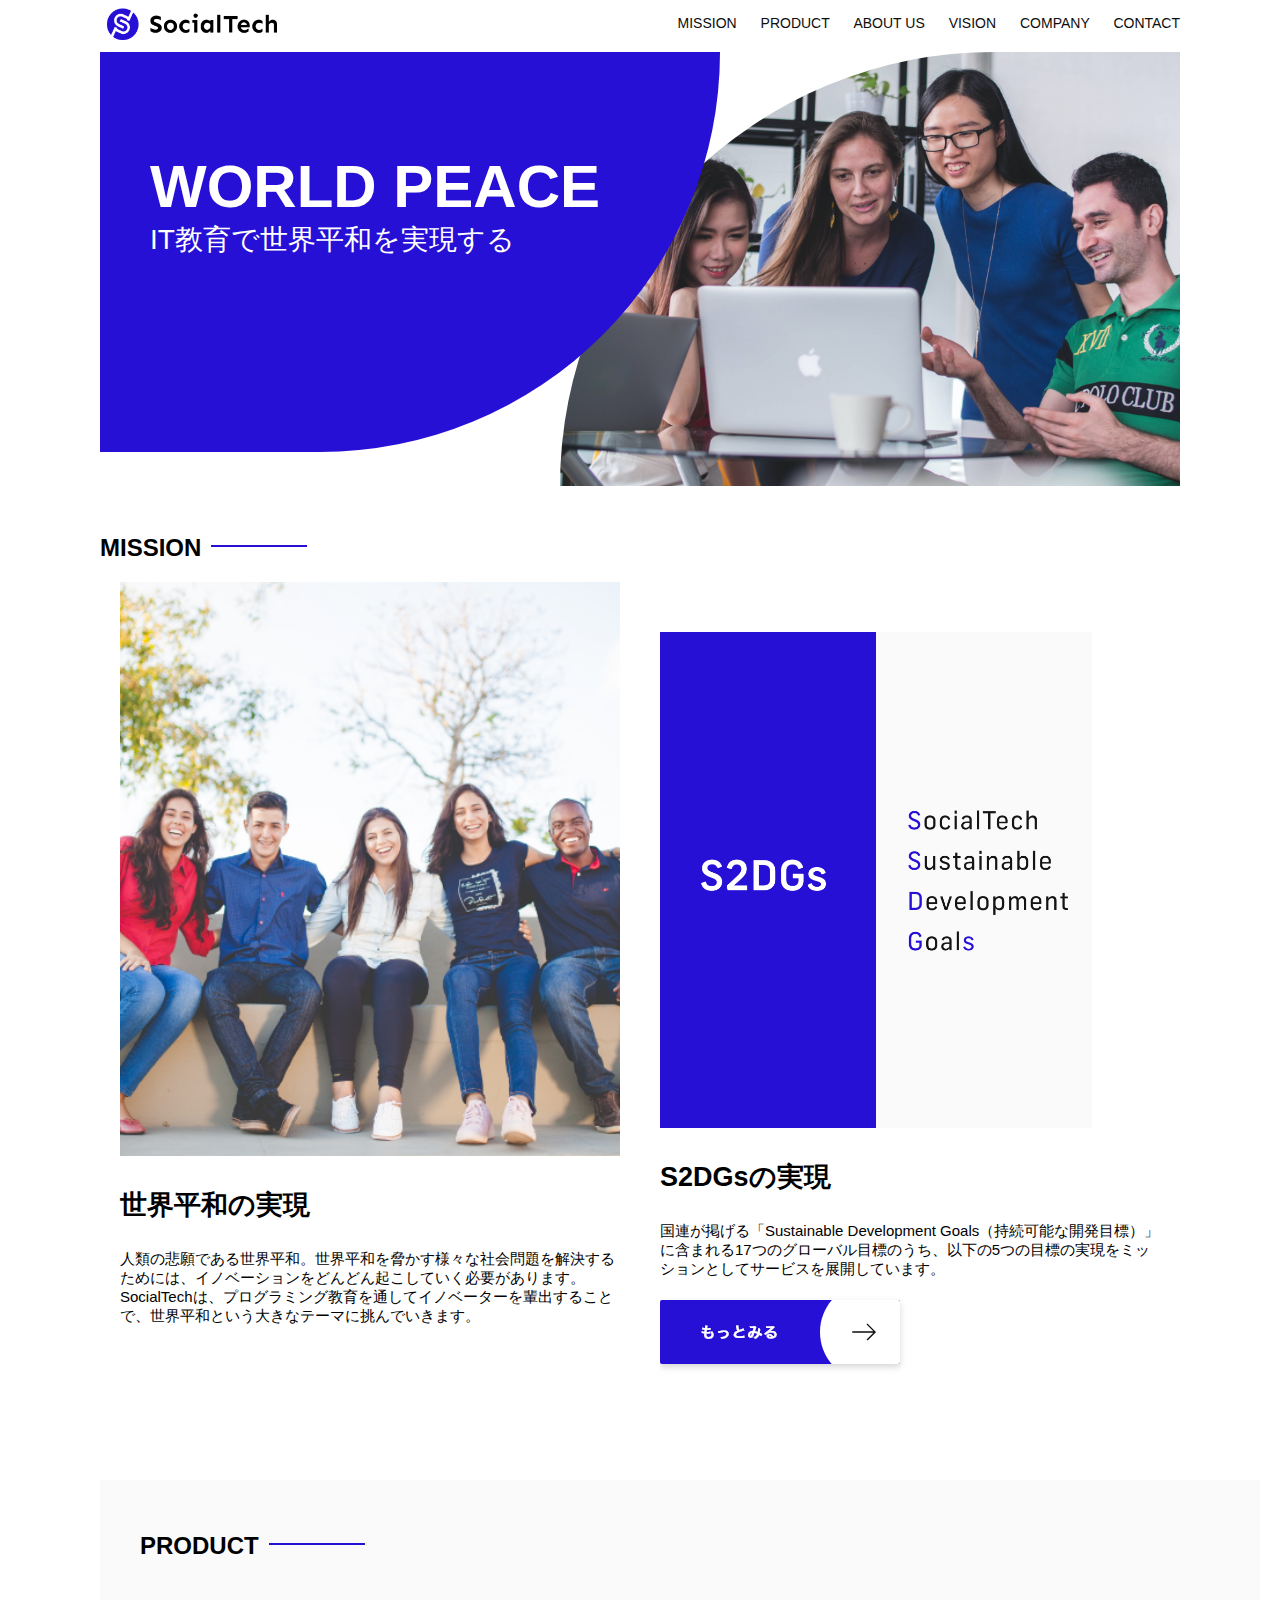
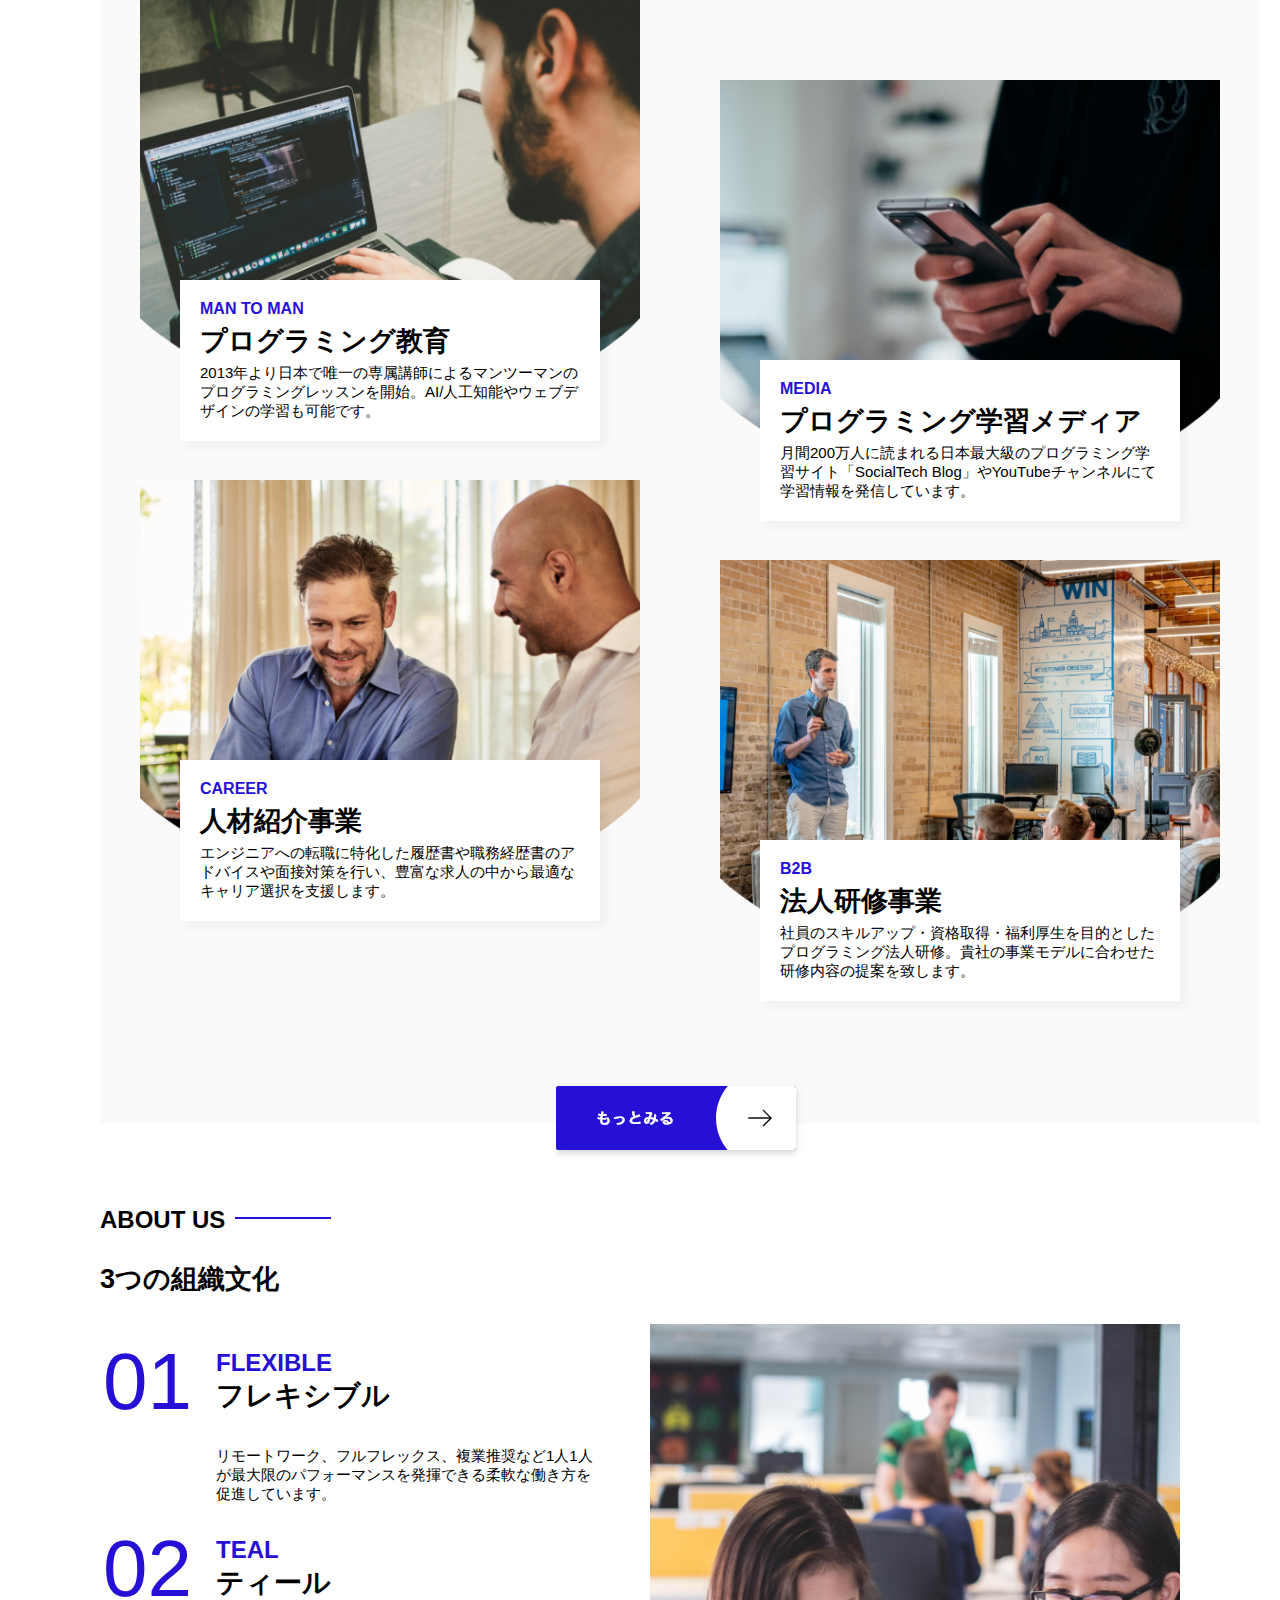
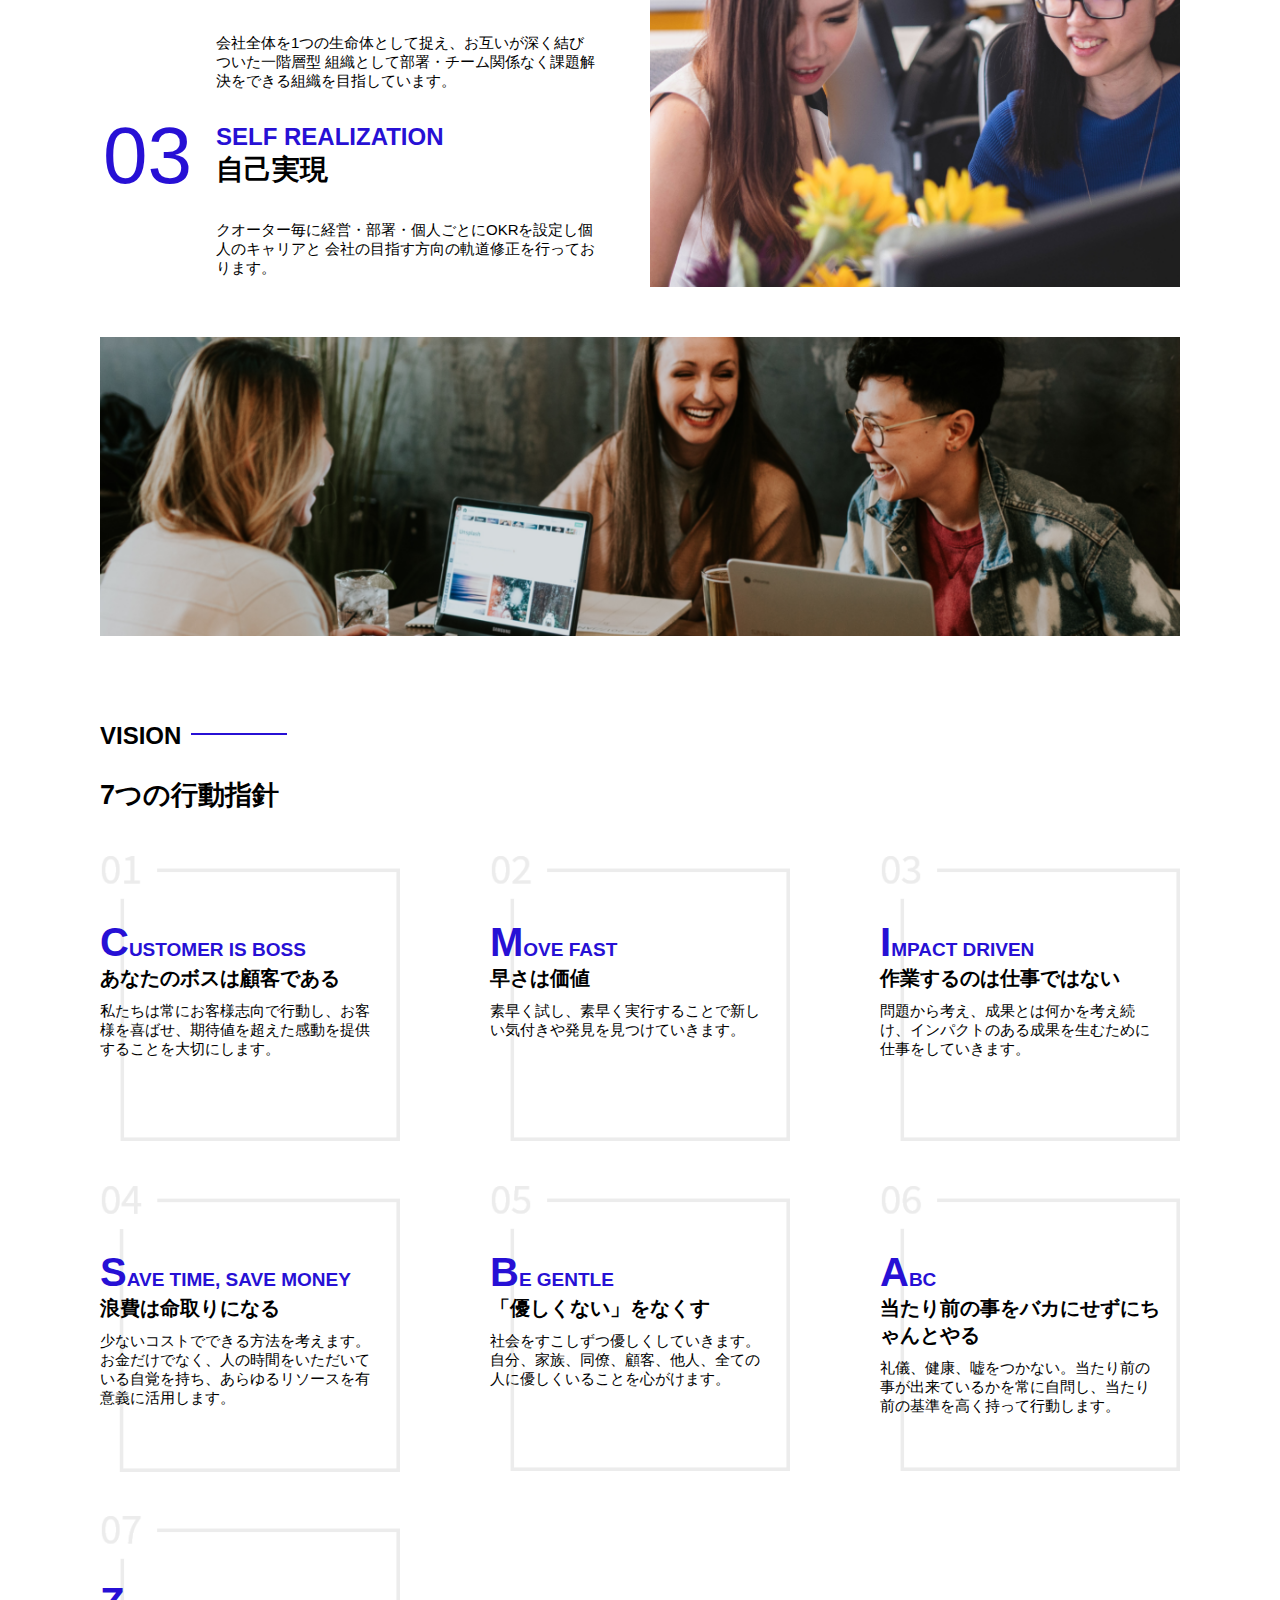
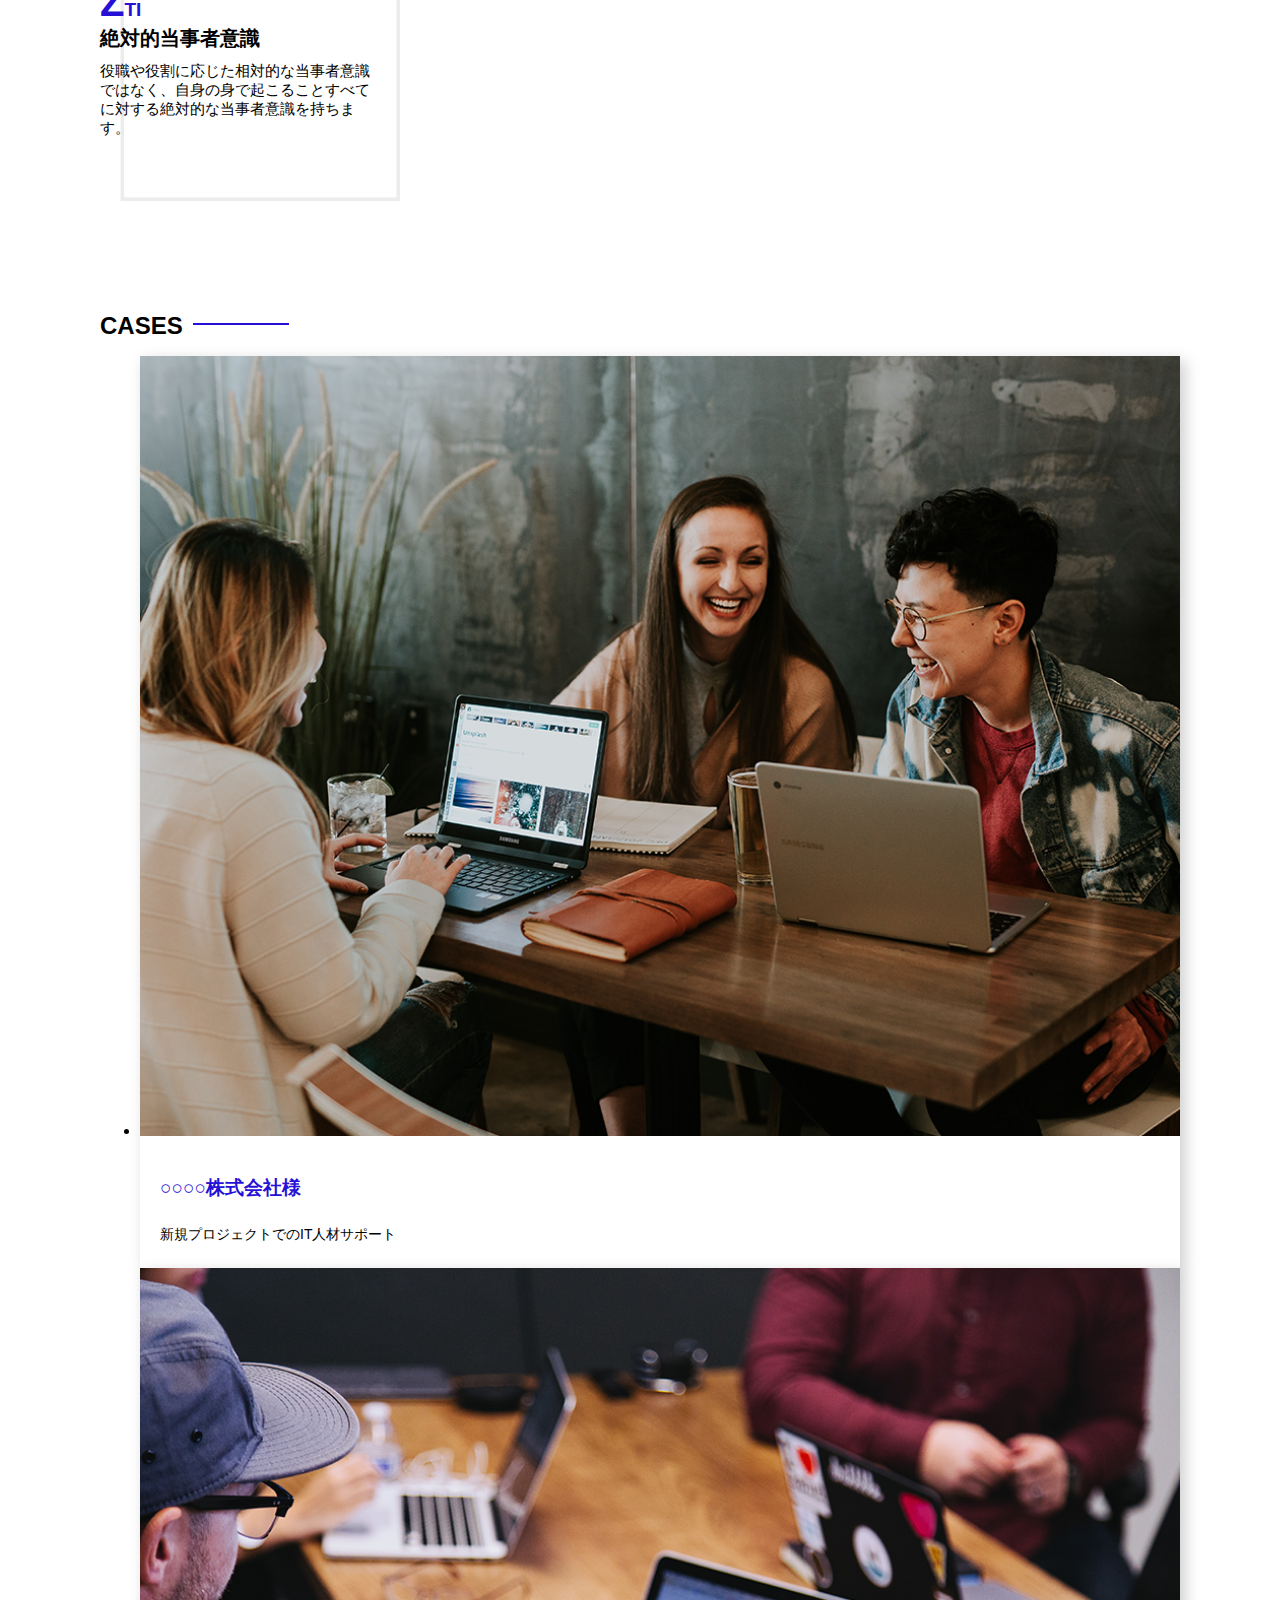
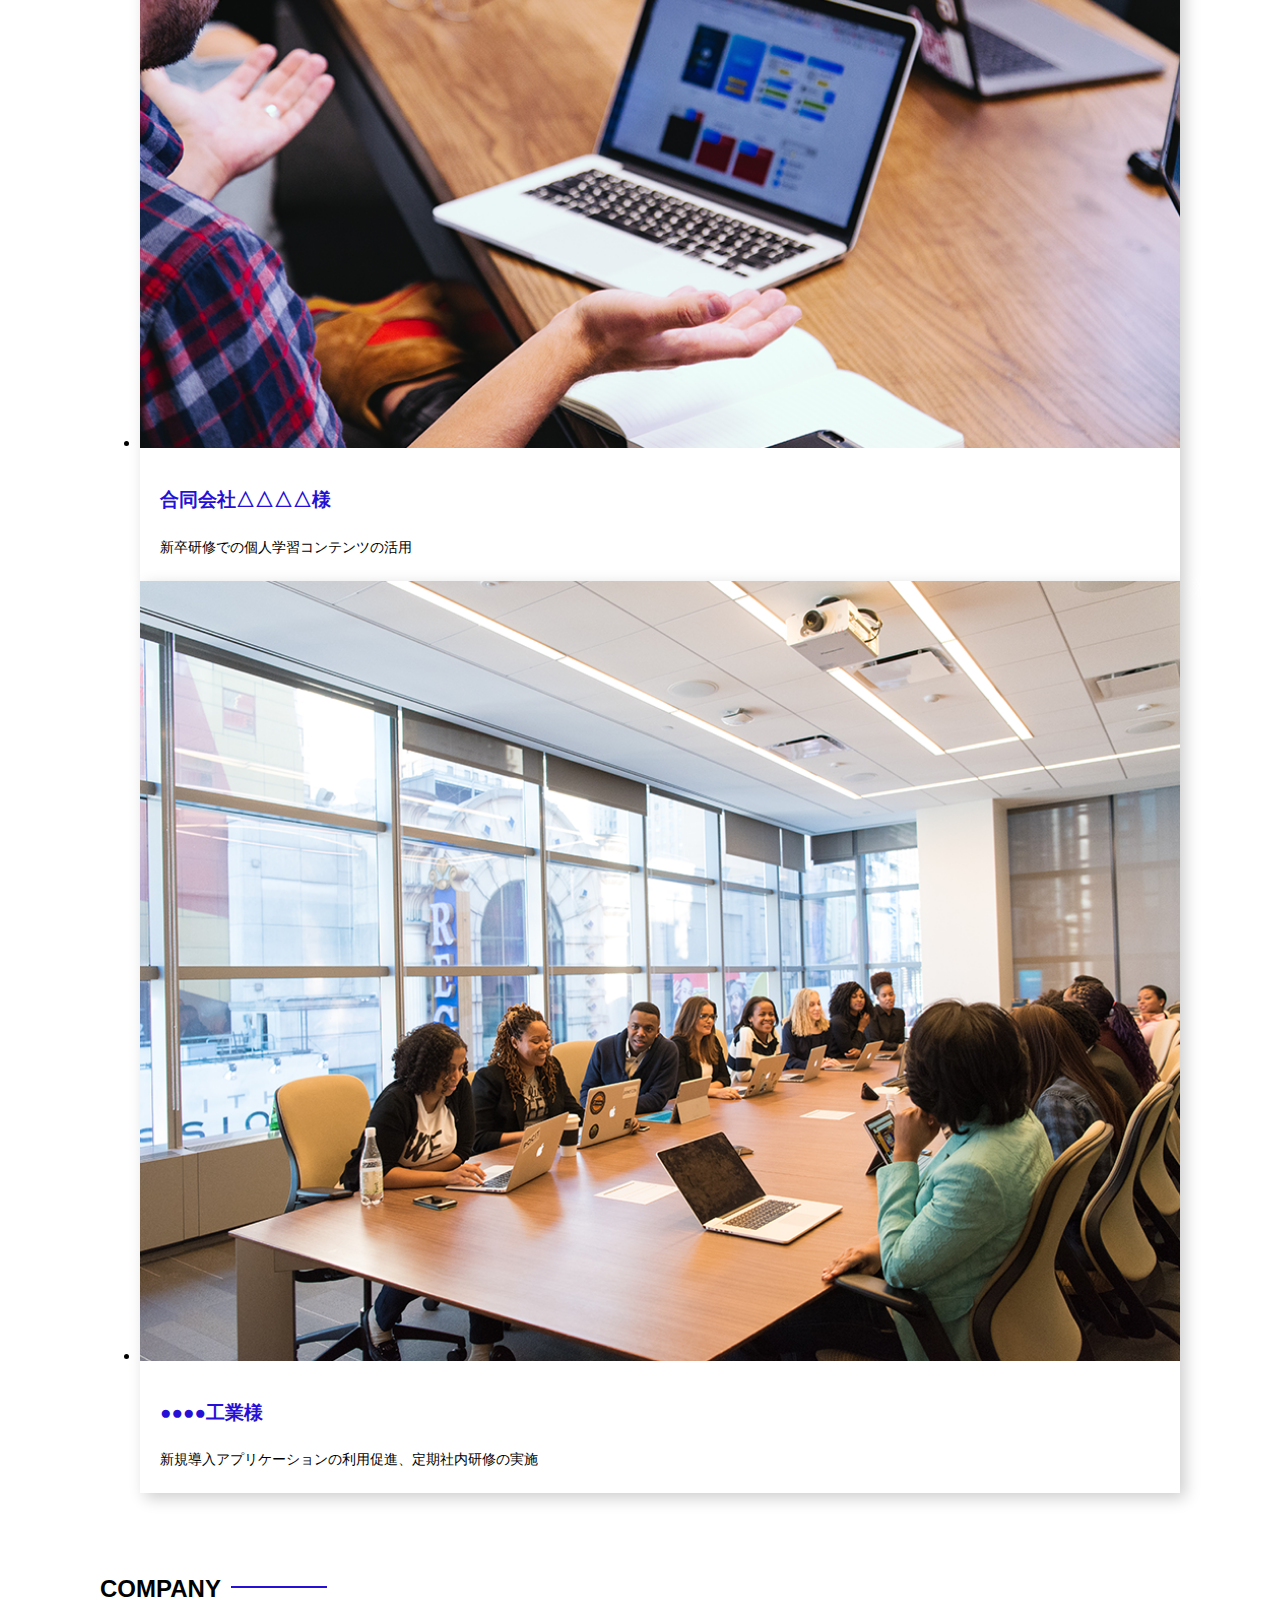
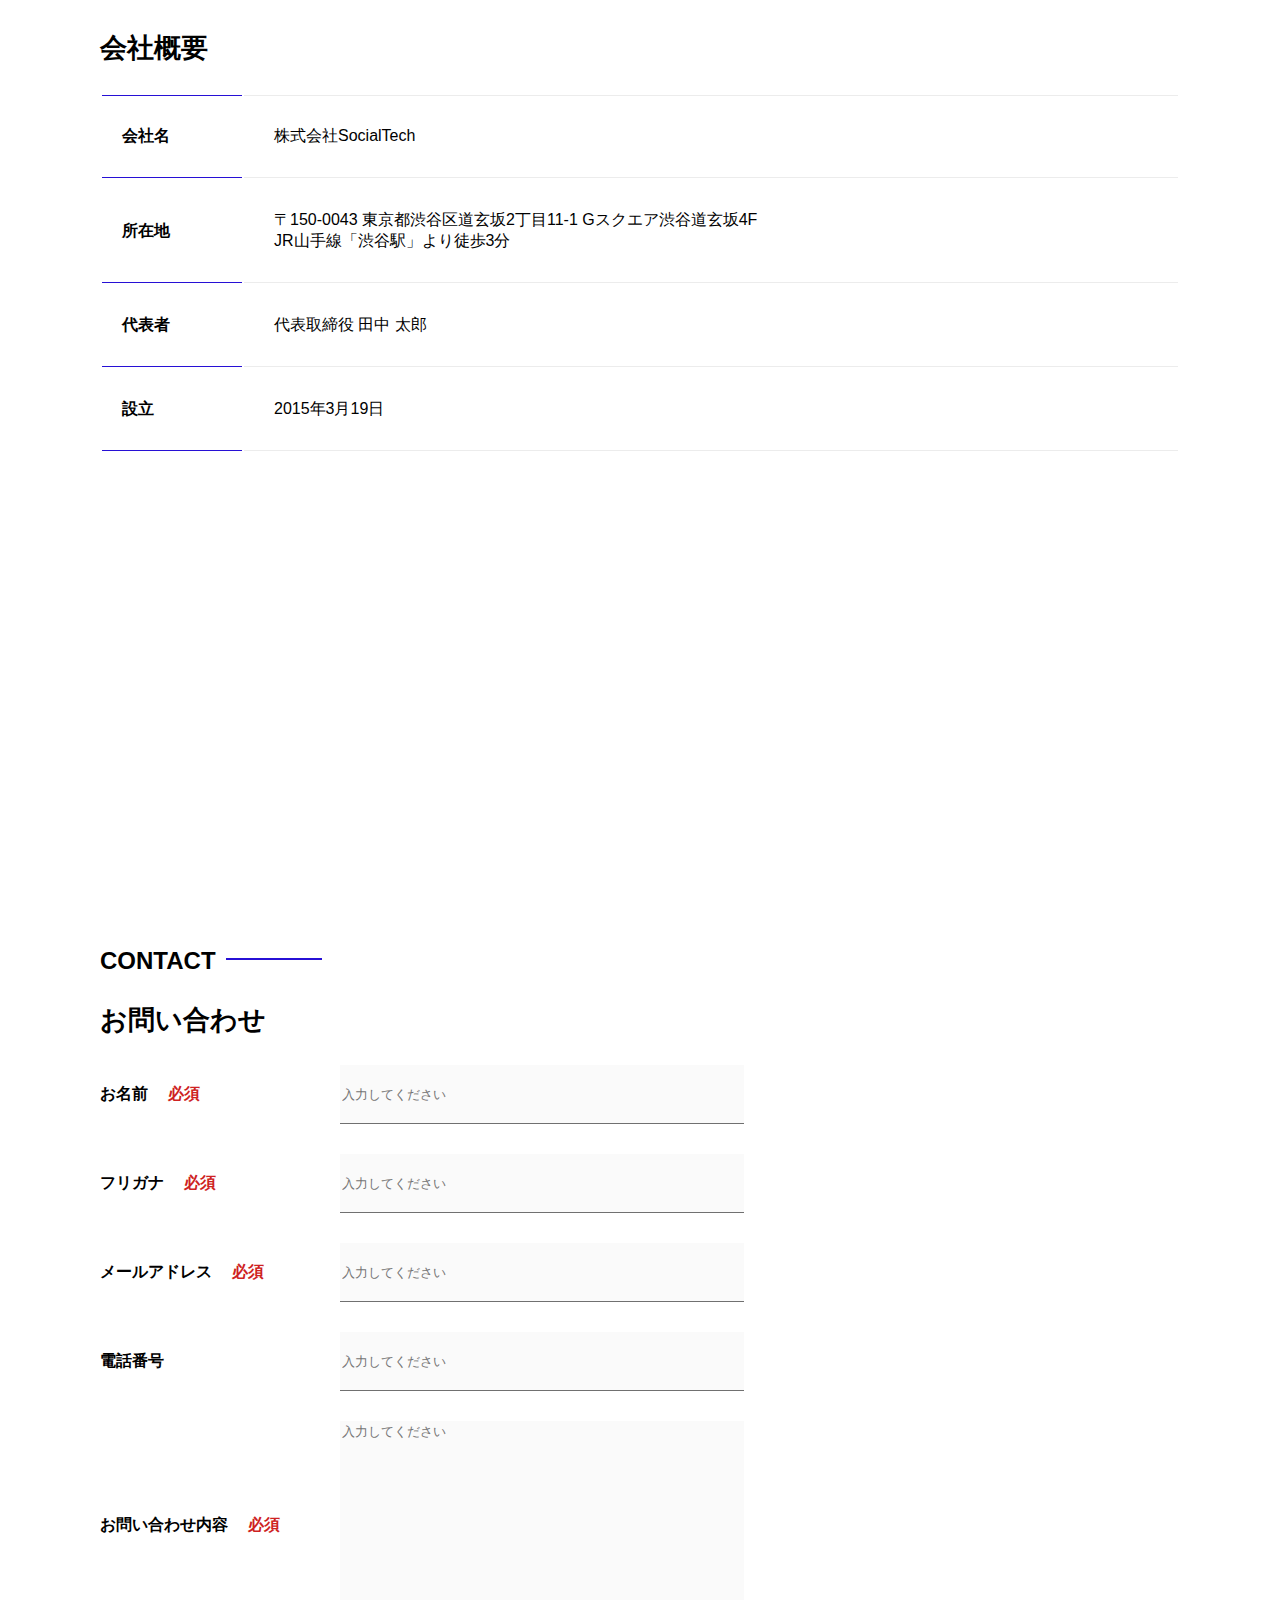
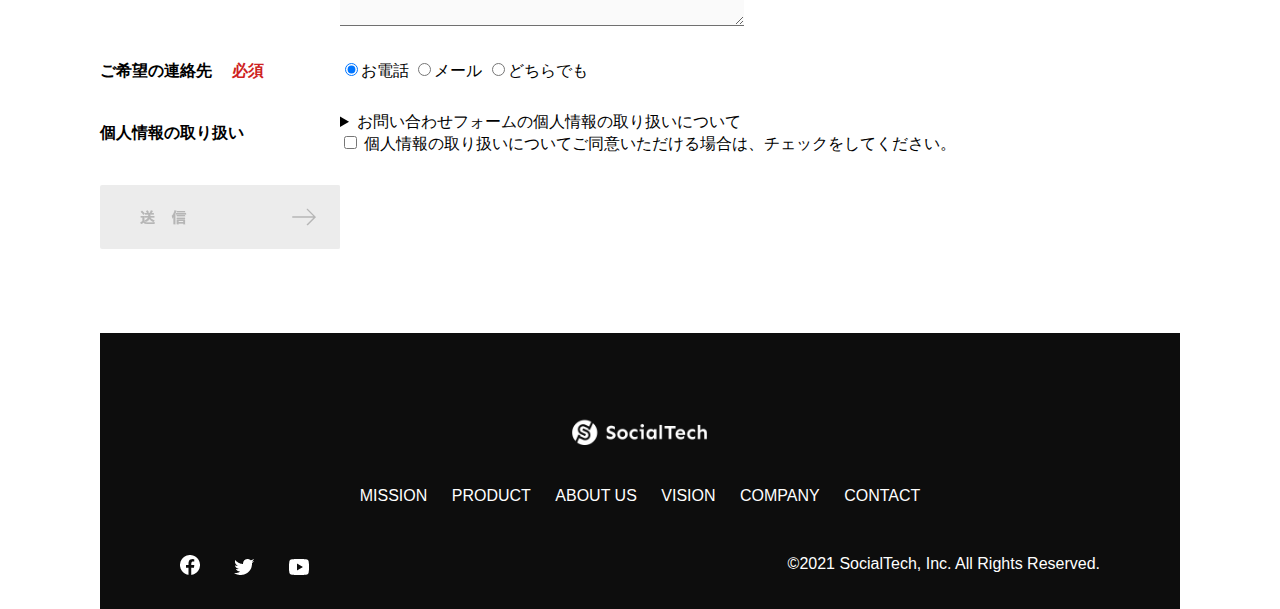
<file: kadai_012/index.html>
<!DOCTYPE html>
<html>
  <head>
    <title>SocialTech</title>
    <meta charset="UTF-8" />
    <meta
      name="description"
      content="SocialTechはEdTech業界のリーディングカンパニーを目指します。"
    />
    <meta name="viewport" content="width=device-width, initial-scale=1.0" />
    <link rel="stylesheet" href="style.css" />
  </head>
  <body>
    <!-- ヘッダー -->
    <header>
      <!-- ロゴ -->
      <a href="index.html" id="logo"
        ><img src="images/logo.png" alt="トップページに戻る"
      /></a>

      <!-- PC用ナビゲーション -->
      <nav id="nav-pc">
        <a href="mission.html">MISSION</a>
        <a href="product.html">PRODUCT</a>
        <a href="index.html#aboutus">ABOUT US</a>
        <a href="index.html#vision">VISION</a>
        <a href="index.html#company">COMPANY</a>
        <a href="index.html#contact">CONTACT</a>
      </nav>
    </header>
    <main>
      <article>
        <!-- メインビジュアル -->
        <section id="main-visual">
          <div id="main-message">
            <h1>WORLD PEACE</h1>
            <p>IT教育で世界平和を実現する</p>
          </div>
          <img
            src="images/index/index-main.png"
            alt="PCの周りに集まる多国籍の仲間たち"
          />
        </section>
        <!--ミッション-->
        <section id="mission">
          <h2 class="index-h2">MISSION</h2>
          <div id="mission-flex">
            <div>
              <img
                id="mission-photo"
                src="images/index/index-mission.png"
                alt="屋外のベンチで写真を撮影する多国籍の仲間たち"
              />
              <h3>世界平和の実現</h3>
              <p>
                人類の悲願である世界平和。世界平和を脅かす様々な社会問題を解決するためには、イノベーションをどんどん起こしていく必要があります。SocialTechは、プログラミング教育を通してイノベーターを輩出することで、世界平和という大きなテーマに挑んでいきます。
              </p>
            </div>
            <div>
              <img id="s2dgs" src="images/index/s2dgs.png" alt="S2DGs" />
              <h3>S2DGsの実現</h3>
              <p>
                国連が掲げる「Sustainable Development
                Goals（持続可能な開発目標）」に含まれる17つのグローバル目標のうち、以下の5つの目標の実現をミッションとしてサービスを展開しています。
              </p>
              <a href="mission.html">
                <img src="images/button-more.png" alt="もっとみる" />
              </a>
            </div>
          </div>
        </section>
        <!-- プロダクト -->
        <section id="product">
          <h2 class="index-h2">PRODUCT</h2>
          <div>
            <div id="product-left">
              <div>
                <img
                  class="product-photo"
                  src="images/index/index-mantoman.png"
                  alt="PCでコードを書く男性"
                />
                <div class="product-explain">
                  <span>MAN TO MAN</span>
                  <h3>プログラミング教育</h3>
                  <p>
                    2013年より日本で唯一の専属講師によるマンツーマンのプログラミングレッスンを開始。AI/人工知能やウェブデザインの学習も可能です。
                  </p>
                </div>
              </div>
              <div>
                <img
                  class="product-photo"
                  src="images/index/index-career.png"
                  alt="笑顔で話し合う2人の男性"
                />
                <div class="product-explain">
                  <span>CAREER</span>
                  <h3>人材紹介事業</h3>
                  <p>
                    エンジニアへの転職に特化した履歴書や職務経歴書のアドバイスや面接対策を行い、豊富な求人の中から最適なキャリア選択を支援します。
                  </p>
                </div>
              </div>
            </div>
            <div id="product-right">
              <div>
                <img
                  class="product-photo"
                  src="images/index/index-media.png"
                  alt="スマートフォンを操作する人"
                />
                <div class="product-explain">
                  <span>MEDIA</span>
                  <h3>プログラミング学習メディア</h3>
                  <p>
                    月間200万人に読まれる日本最大級のプログラミング学習サイト「SocialTech
                    Blog」やYouTubeチャンネルにて学習情報を発信しています。
                  </p>
                </div>
              </div>
              <div>
                <img
                  class="product-photo"
                  src="images/index/index-b2b.png"
                  alt="講演中の男性とそれを聴く人々"
                />
                <div class="product-explain">
                  <span>B2B</span>
                  <h3>法人研修事業</h3>
                  <p>
                    社員のスキルアップ・資格取得・福利厚生を目的としたプログラミング法人研修。貴社の事業モデルに合わせた研修内容の提案を致します。
                  </p>
                </div>
              </div>
            </div>
          </div>
          <div>
            <a id="product-more" href="product.html">
              <img src="images/button-more.png" alt="もっとみる" />
            </a>
          </div>
        </section>
        <!---ABOUT US-->
        <section id="aboutus">
          <h2 class="index-h2">ABOUT US</h2>
          <h3>3つの組織文化</h3>
          <div>
            <table class="culture-table">
              <tr>
                <td>
                  <span class="culture-num">01</span>
                </td>
                <td>
                  <span class="culture-en">FLEXIBLE</span>
                  <span class="culture-jp">フレキシブル</span>
                </td>
              </tr>
              <tr>
                <td>
                  <!--空のセル-->
                </td>
                <td>
                  <p class="culture-description">
                    リモートワーク、フルフレックス、複業推奨など1人1人が最大限のパフォーマンスを発揮できる柔軟な働き方を促進しています。
                  </p>
                </td>
              </tr>
              <tr>
                <td>
                  <span class="culture-num">02</span>
                </td>
                <td>
                  <span class="culture-en">TEAL</span>
                  <span class="culture-jp">ティール</span>
                </td>
              </tr>
              <tr>
                <td>
                  <!--空のセル-->
                </td>
                <td>
                  <p class="culture-description">
                    会社全体を1つの生命体として捉え、お互いが深く結びついた一階層型
                    組織として部署・チーム関係なく課題解決をできる組織を目指しています。
                  </p>
                </td>
              </tr>
              <tr>
                <td>
                  <span class="culture-num">03</span>
                </td>
                <td>
                  <span class="culture-en">SELF REALIZATION</span>
                  <span class="culture-jp">自己実現</span>
                </td>
              </tr>
              <tr>
                <td>
                  <!--空のセル-->
                </td>
                <td>
                  <p class="culture-description">
                    クオーター毎に経営・部署・個人ごとにOKRを設定し個人のキャリアと
                    会社の目指す方向の軌道修正を行っております。
                  </p>
                </td>
              </tr>
            </table>
            <img
              class="culture-img"
              src="images/index/index-aboutus1.png"
              alt="笑顔で話し合う2人の女性"
            />
          </div>
          <img
            class="culture-img2"
            src="images/index/index-aboutus2.png"
            alt="笑顔で話し合う3人の男女"
          />
        </section>
        <!-- VISION -->
        <section id="vision">
          <h2 class="index-h2">VISION</h2>
          <h3>7つの行動指針</h3>
          <div>
            <div class="vision-box">
              <img src="images/index/vision-01.png" alt="01" />
              <span>
                <h4>CUSTOMER IS BOSS</h4>
                <h5>あなたのボスは顧客である</h5>
                <p>
                  私たちは常にお客様志向で行動し、お客様を喜ばせ、期待値を超えた感動を提供することを大切にします。
                </p>
              </span>
            </div>
            <div class="vision-box">
              <img src="images/index/vision-02.png" alt="02" />
              <span>
                <h4>MOVE FAST</h4>
                <h5>早さは価値</h5>
                <p>
                  素早く試し、素早く実行することで新しい気付きや発見を見つけていきます。
                </p>
              </span>
            </div>
            <div class="vision-box">
              <img src="images/index/vision-03.png" alt="03" />
              <span>
                <h4>IMPACT DRIVEN</h4>
                <h5>作業するのは仕事ではない</h5>
                <p>
                  問題から考え、成果とは何かを考え続け、インパクトのある成果を生むために仕事をしていきます。
                </p>
              </span>
            </div>
            <div class="vision-box">
              <img src="images/index/vision-04.png" alt="04" />
              <span>
                <h4>SAVE TIME, SAVE MONEY</h4>
                <h5>浪費は命取りになる</h5>
                <p>
                  少ないコストでできる方法を考えます。お金だけでなく、人の時間をいただいている自覚を持ち、あらゆるリソースを有意義に活用します。
                </p>
              </span>
            </div>
            <div class="vision-box">
              <img src="images/index/vision-05.png" alt="05" />
              <span>
                <h4>BE GENTLE</h4>
                <h5>「優しくない」をなくす</h5>
                <p>
                  社会をすこしずつ優しくしていきます。自分、家族、同僚、顧客、他人、全ての人に優しくいることを心がけます。
                </p>
              </span>
            </div>
            <div class="vision-box">
              <img src="images/index/vision-06.png" alt="06" />
              <span>
                <h4>ABC</h4>
                <h5>当たり前の事をバカにせずにちゃんとやる</h5>
                <p>
                  礼儀、健康、嘘をつかない。当たり前の事が出来ているかを常に自問し、当たり前の基準を高く持って行動します。
                </p>
              </span>
            </div>
            <div class="vision-box">
              <img src="images/index/vision-07.png" alt="07" />
              <span>
                <h4>ZTI</h4>
                <h5>絶対的当事者意識</h5>
                <p>
                  役職や役割に応じた相対的な当事者意識ではなく、自身の身で起こることすべてに対する絶対的な当事者意識を持ちます。
                </p>
              </span>
            </div>
          </div>
        </section>
        <!-- CASES -->
        <section id="cases">
          <h2 class="index-h2">CASES</h2>
          <ul>
            <li class="case-card">
              <img class="case-img" src="images/index/case-1.png" alt="仲良く語り合う3人">
              <div class="case-info">
                <h4 class="case-name">○○○○株式会社様</h4>
                <p class="case-content">新規プロジェクトでのIT人材サポート</p>
              </div>  
            </li>
            <li class="case-card">
              <img class="case-img" src="images/index/case-2.png" alt="PCでコンテンツを見る">
              <div class="case-info">
                <h4 class="case-name">合同会社△△△△様</h4>
                <p class="case-content">新卒研修での個人学習コンテンツの活用</p>
              </div>  
            </li> 
            <li class="case-card">
              <img class="case-img" src="images/index/case-3.png" alt="社内研修中の会議室">
              <div class="case-info">
                <h4 class="case-name">●●●●工業様</h4>
                <p class="case-content">新規導入アプリケーションの利用促進、定期社内研修の実施</p>
              </div>  
            </li>    
          </ul>  
        </section>  
        <!-- COMPANY -->
        <section id="company">
          <h2 class="index-h2">COMPANY</h2>
          <h3>会社概要</h3>
          <table id="company-table">
            <tr>
              <th class="tableheader-first">会社名</th>
              <td class="cell-first">株式会社SocialTech</td>
            </tr>
            <tr>
              <th class="tableheader">所在地</th>
              <td class="cell">
                〒150-0043 東京都渋谷区道玄坂2丁目11-1 Gスクエア渋谷道玄坂4F<br />JR山手線「渋谷駅」より徒歩3分
              </td>
            </tr>
            <tr>
              <th class="tableheader">代表者</th>
              <td class="cell">代表取締役 田中 太郎</td>
            </tr>
            <tr>
              <th class="tableheader">設立</th>
              <td class="cell">2015年3月19日</td>
            </tr>
          </table>
          <iframe
            src="https://www.google.com/maps/embed?pb=!1m18!1m12!1m3!1d3241.7759544892483!2d139.69399665123464!3d35.65789123876098!2m3!1f0!2f0!3f0!3m2!1i1024!2i768!4f13.1!3m3!1m2!1s0x60188caa0042e8d1%3A0xba130bea826a7aa2!2z44CSMTUwLTAwNDMg5p2x5Lqs6YO95riL6LC35Yy66YGT546E5Z2C77yS5LiB55uu77yR77yR4oiS77yR!5e0!3m2!1sja!2sjp!4v1636872991912!5m2!1sja!2sjp"
            style="border: 0"
            allowfullscreen=""
            loading="lazy"
          >
          </iframe>
        </section>
        <!-- お問い合わせフォーム -->
        <section id="contact">
          <h2 class="index-h2">CONTACT</h2>
          <h3>お問い合わせ</h3>
          <form>
            <div>
              <div class="contact-heading">
                <label class="contact-label"
                  >お名前<span class="contact-span">必須</span></label
                >
              </div>
              <div class="contact-form">
                <input
                  type="text"
                  name="name"
                  placeholder="入力してください"
                  class="contact-textbox"
                />
              </div>
            </div>
            <div>
              <div class="contact-heading">
                <label class="contact-label"
                  >フリガナ<span class="contact-span">必須</span></label
                >
              </div>
              <div>
                <input
                  type="text"
                  name="hurigana"
                  placeholder="入力してください"
                  class="contact-textbox"
                />
              </div>
            </div>
            <div>
              <div class="contact-heading">
                <label class="contact-label"
                  >メールアドレス<span class="contact-span">必須</span></label
                >
              </div>
              <div>
                <input
                  type="text"
                  name="email"
                  placeholder="入力してください"
                  class="contact-textbox"
                />
              </div>
            </div>
            <div>
              <div class="contact-heading">
                <label class="contact-label">電話番号</label>
              </div>
              <div>
                <input
                  type="text"
                  name="tel"
                  placeholder="入力してください"
                  class="contact-textbox"
                />
              </div>
            </div>
            <div>
              <div class="contact-heading">
                <label class="contact-label"
                  >お問い合わせ内容<span class="contact-span">必須</span></label
                >
              </div>
              <div>
                <textarea
                  class="contact-textarea"
                  placeholder="入力してください"
                  name="message"
                ></textarea>
              </div>
            </div>
            <div>
              <div class="contact-heading">
                <label class="contact-label"
                  >ご希望の連絡先<span class="contact-span">必須</span></label
                >
              </div>
              <div>
                <input
                  class="radiobutton"
                  type="radio"
                  value="tel"
                  name="contact"
                  checked
                /><label>お電話</label>
                <input
                  class="radiobutton"
                  type="radio"
                  value="mail"
                  name="contact"
                /><label>メール</label>
                <input
                  class="radiobutton"
                  type="radio"
                  value="both"
                  name="contact"
                /><label>どちらでも</label>
              </div>
            </div>
            <div>
              <div class="contact-heading">
                <label class="contact-label">個人情報の取り扱い</label>
              </div>
              <div>
                <details>
                  <summary>
                    お問い合わせフォームの個人情報の取り扱いについて
                  </summary>
                  <div>
                    <span>１．組織の名称又は氏名</span><br />
                    株式会社SocialTech<br /><br />
                    <span
                      >２．個人情報保護管理者（若しくはその代理人）の氏名又は職名、所属及び連絡先
                      鈴木 一郎 コーポレート部</span
                    ><br />
                    メールアドレス：support@socialtech.net<br />
                    TEL：03-xxxx-xxxx<br />
                    <span>３．個人情報の利用目的</span><br />
                    ・本サービス及び本サービスに関連する情報の提供又はそれらに関する連絡のため<br />
                    ・ユーザーの本人確認のため<br />
                    ・当社サービスのご案内のため<br />
                    ・当社の商品等の広告または宣伝（電子メールによるものを含むものとします。）<br /><br />
                    <span>４．個人情報の取り扱い業務の委託</span><br />
                    個人情報の取扱業務の全部または一部を外部に業務委託する場合があります。<br />
                    その際、弊社は、個人情報を適切に保護できる管理体制を敷き実行していることを条件として<br />
                    委託先を厳選したうえで、機密保持契約を委託先と締結し、お客様の個人情報を厳密に管理させます。<br /><br />
                    <span>５．個人情報の開示等の請求</span><br />
                    お客様は、弊社に対してご自身の個人情報の開示等（利用目的の通知、開示、内容の訂正・追加・削除、利用の停止または消去、第三者への提供の停止）に関して、当社問合わせ窓口に申し出ることができます。<br />
                    その際、弊社はお客様ご本人を確認させていただいたうえで、合理的な期間内に対応いたします。<br /><br />
                    なお、個人情報に関する弊社問合わせ先は、次の通りです。<br /><br />
                    株式会社SocialTech　個人情報問合せ窓口<br />
                    〒150-0043　東京都渋谷区道玄坂2丁目11-1 Ｇスクエア渋谷道玄坂
                    4F<br />
                    メールアドレス：support@socialtech.net　TEL：03-xxxx-xxxx<br /><br />
                    <span>６．個人情報を提供されることの任意性について</span
                    ><br /><br />
                    お客様がご自身の個人情報を弊社に提供されるか否かは、お客様のご判断によりますが、もしご提供されない場合には、適切なサービスが提供できない場合がありますので予めご了承ください。
                  </div>
                </details>
                <input type="checkbox" name="agree" />
                <span
                  >個人情報の取り扱いについてご同意いただける場合は、チェックをしてください。</span
                >
              </div>
            </div>
            <input
              type="image"
              value="Submit"
              src="images/button-submit.png"
              alt="送信する"
            />
          </form>
        </section>
      </article>
      <footer>
        <div id="footer-logo">
          <img src="images/logo-sp.png" alt="SocialTech" />
        </div>
        <div id="footer-link">
          <a href="mission.html">MISSION</a>
          <a href="product.html">PRODUCT</a>
          <a href="index.html#aboutus">ABOUT US</a>
          <a href="index.html#vision">VISION</a>
          <a href="index.html#company">COMPANY</a>
          <a href="index.html#contact">CONTACT</a>
        </div>
        <div id="sns-footer">
          <a href="https://www.facebook.com/sejuku2013"
            ><img src="images/button-facebook.png" alt="Facebookのリンク"
          /></a>
          <a href="https://twitter.com/samuraijuku"
            ><img src="images/button-twitter.png" alt="Twitterのリンク"
          /></a>
          <a href="https://www.youtube.com/channel/UCCFOQO5aDK0xXam4cUQXT8g"
            ><img src="images/button-youtube.png" alt="YouTubeのリンク"
          /></a>
          <span id="copyright"
            >&copy;2021 SocialTech, Inc. All Rights Reserved.
          </span>
        </div>
      </footer>
    </main>
  </body>
</html>
</file>
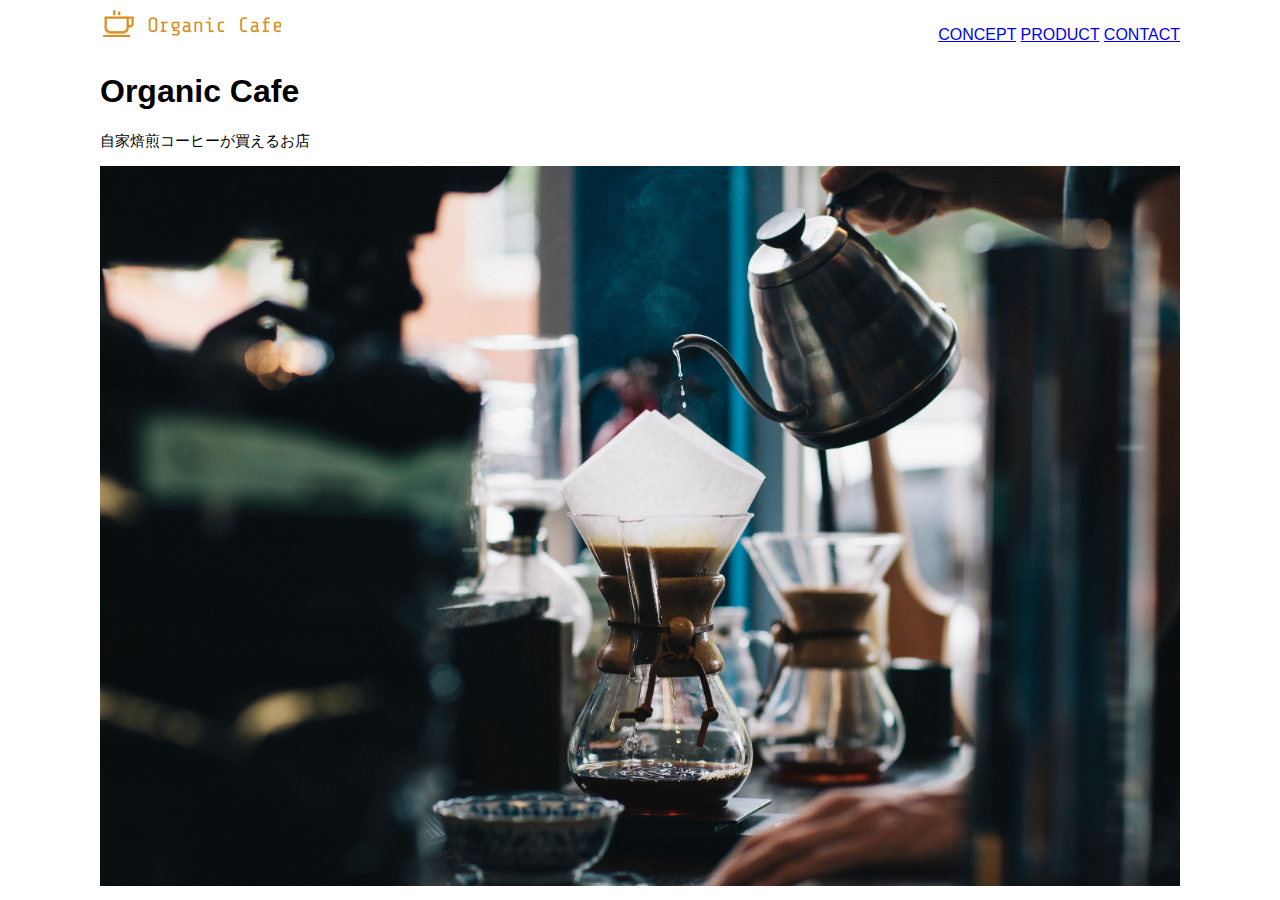
<file: kadai_013/index.html>
<!DOCTYPE html>
<html>
  <head>
    <title>Organic Cafe</title>
    <meta charset="UTF-8" />
    <meta
      name="description"
      content="自家焙煎のコーヒーがお家で楽しめるOrganic Cafe"
    />
    <meta name="viewport" content="width=device-width, initial-scale=1.0" />
    <link rel="stylesheet" href="style.css" />
  </head>
  <body>
    <!-- ヘッダー -->
    <header>
      <!-- ロゴ -->
      <a href="index.html" id="logo"
        ><img src="images/logo.png" alt="トップページに戻る"
      /></a>

      <!-- PC用ナビゲーション -->
      <nav id="nav-pc">
        <a href="index.html#concept">CONCEPT</a>
        <a href="index.html#product">PRODUCT</a>
        <a href="index.html#contact">CONTACT</a>
      </nav>

      <!-- スマホ用メニューボタン -->
      <img id="menu-sp" src="images/button-menu.png" alt="ナビゲーションを開く" onclick="document.getElementById('nav-sp').style.display='block'">
      
      <!-- スマホ用ナビゲーション -->
      <nav id="nav-sp">
        <img id="close" src="images/button-close.png" alt="ナビゲーションを閉じる" onclick="document.getElementById('nav-sp').style.display='none'">
        <a id="logo-sp" href="index.html" onclick="document.getElementById('nav-sp').style.display='none'"><img src="images/logo-sp.png" alt="トップページに戻る"></a>
        <a class="menu" href="index.html#concept" onclick="document.getElementById('nav-sp').style.display='none'">CONCEPT</a>
        <a class="menu" href="index.html#product" onclick="document.getElementById('nav-sp').style.display='none'">PRODUCT</a>
        <a class="menu" href="index.html#contact" onclick="document.getElementById('nav-sp').style.display='none'">CONTACT</a>
      </nav>  
    </header>
    <main>
      <article>
        <!-- メインビジュアル -->
        <section id="main-visual">
          <div id="main-message">
            <h1>Organic Cafe</h1>
            <p>自家焙煎コーヒーが買えるお店</p>
          </div>
          <img
            src="images/main-image.jpg"
            alt="コーヒーをハンドドリップで淹れる画像"
          />
        </section>
      </article>
    </main>
  </body>
</html>
</file>
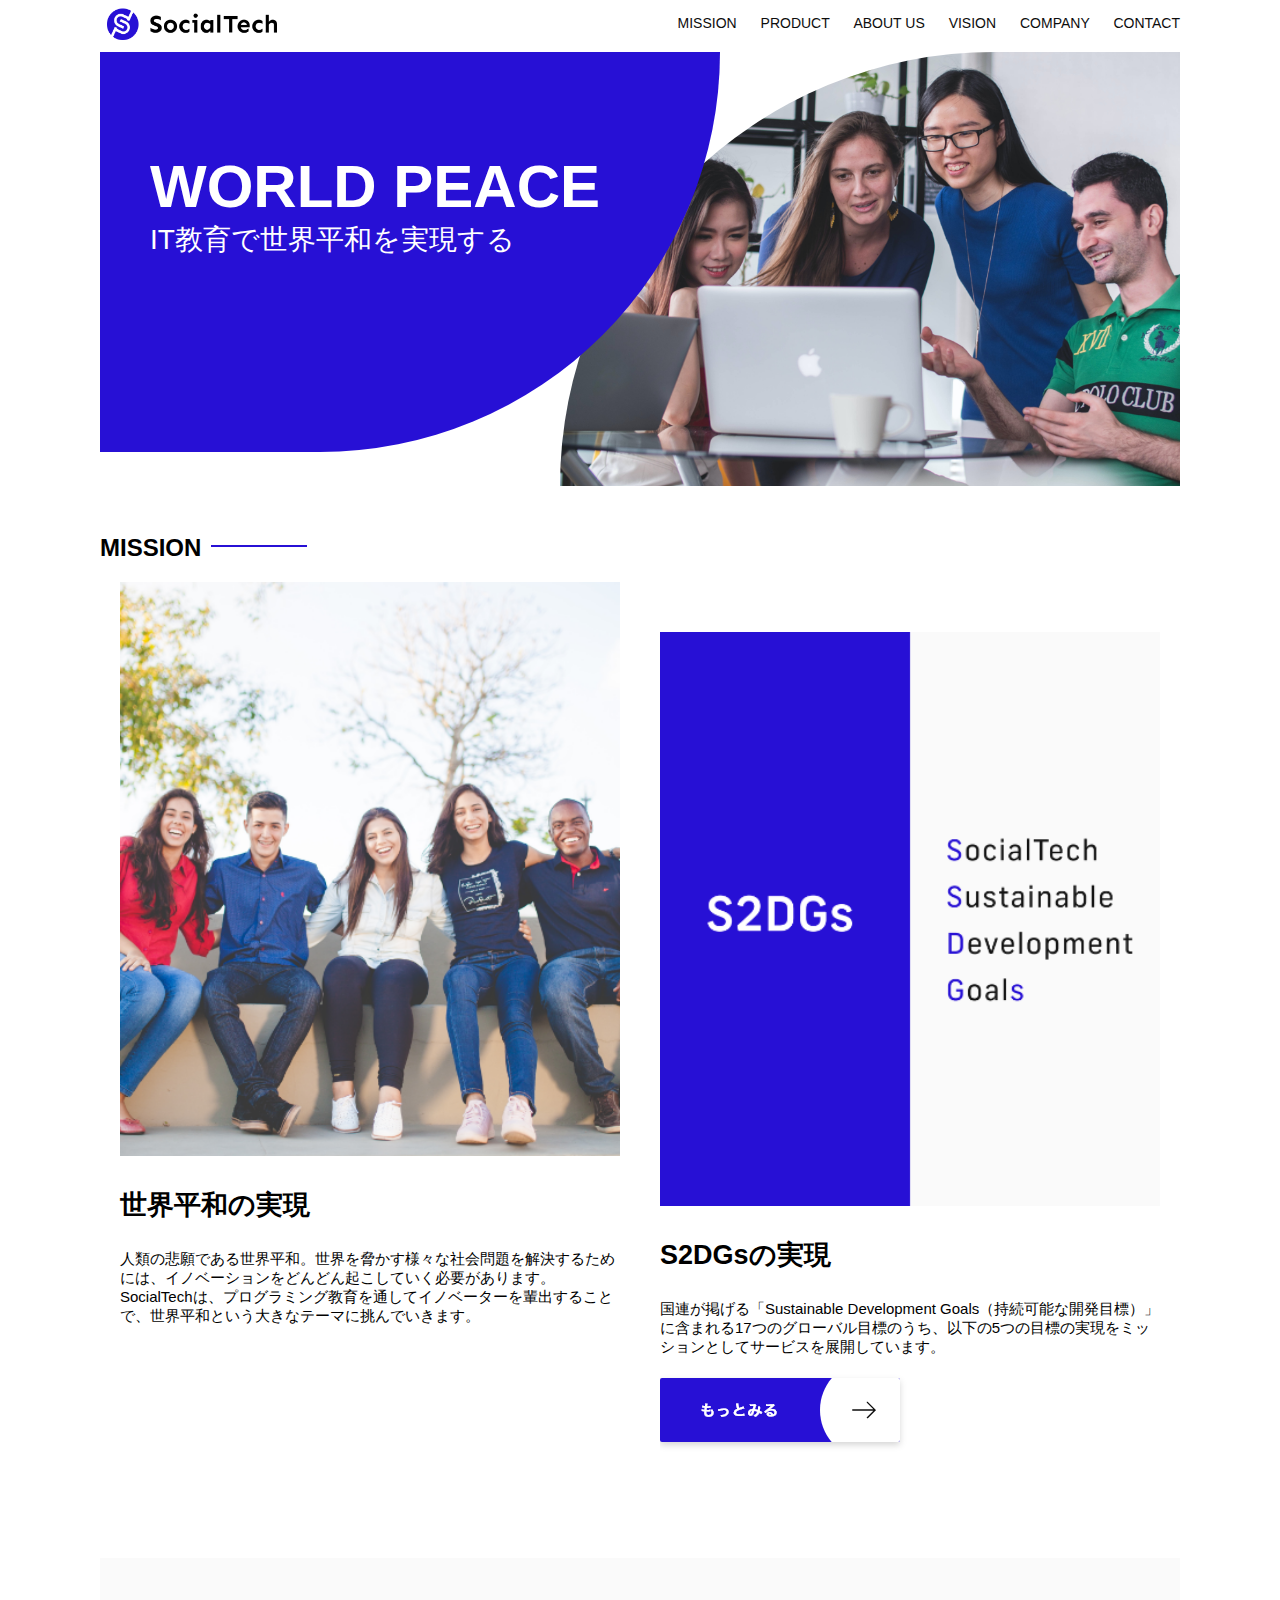
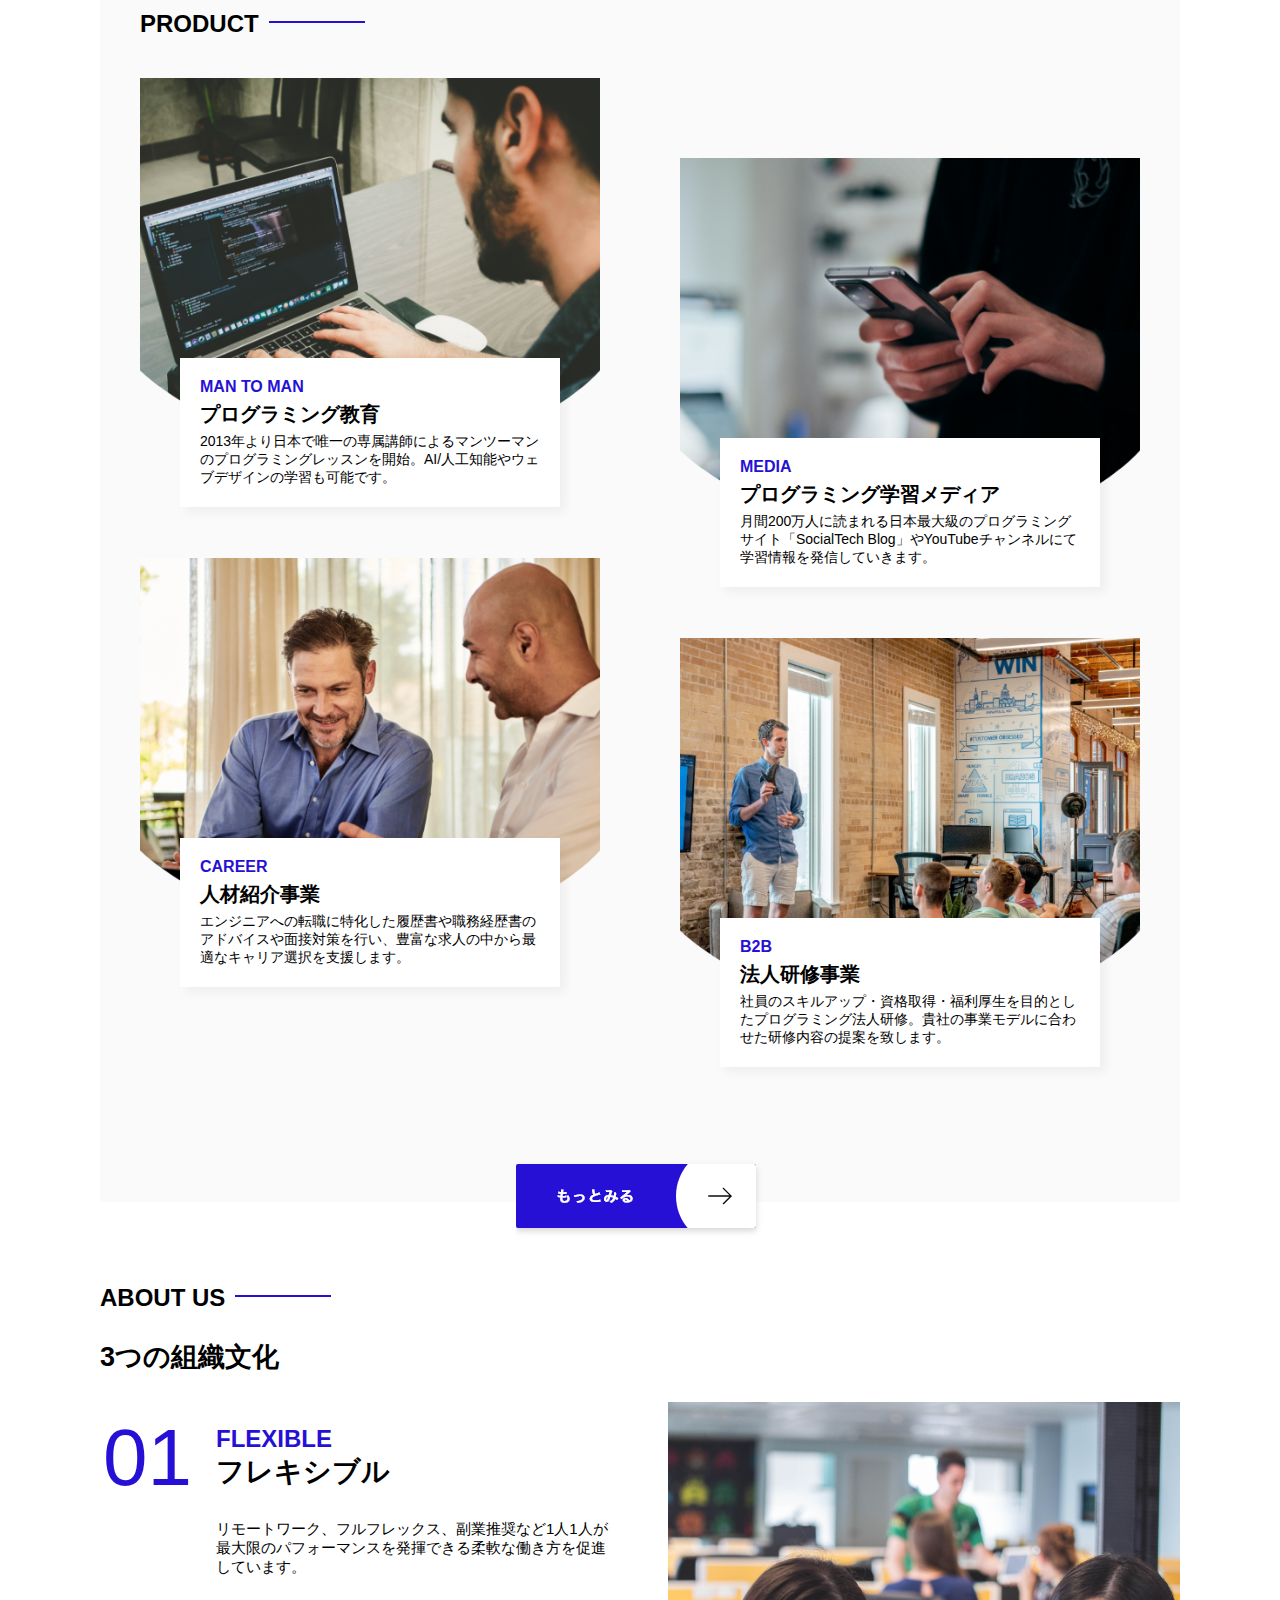
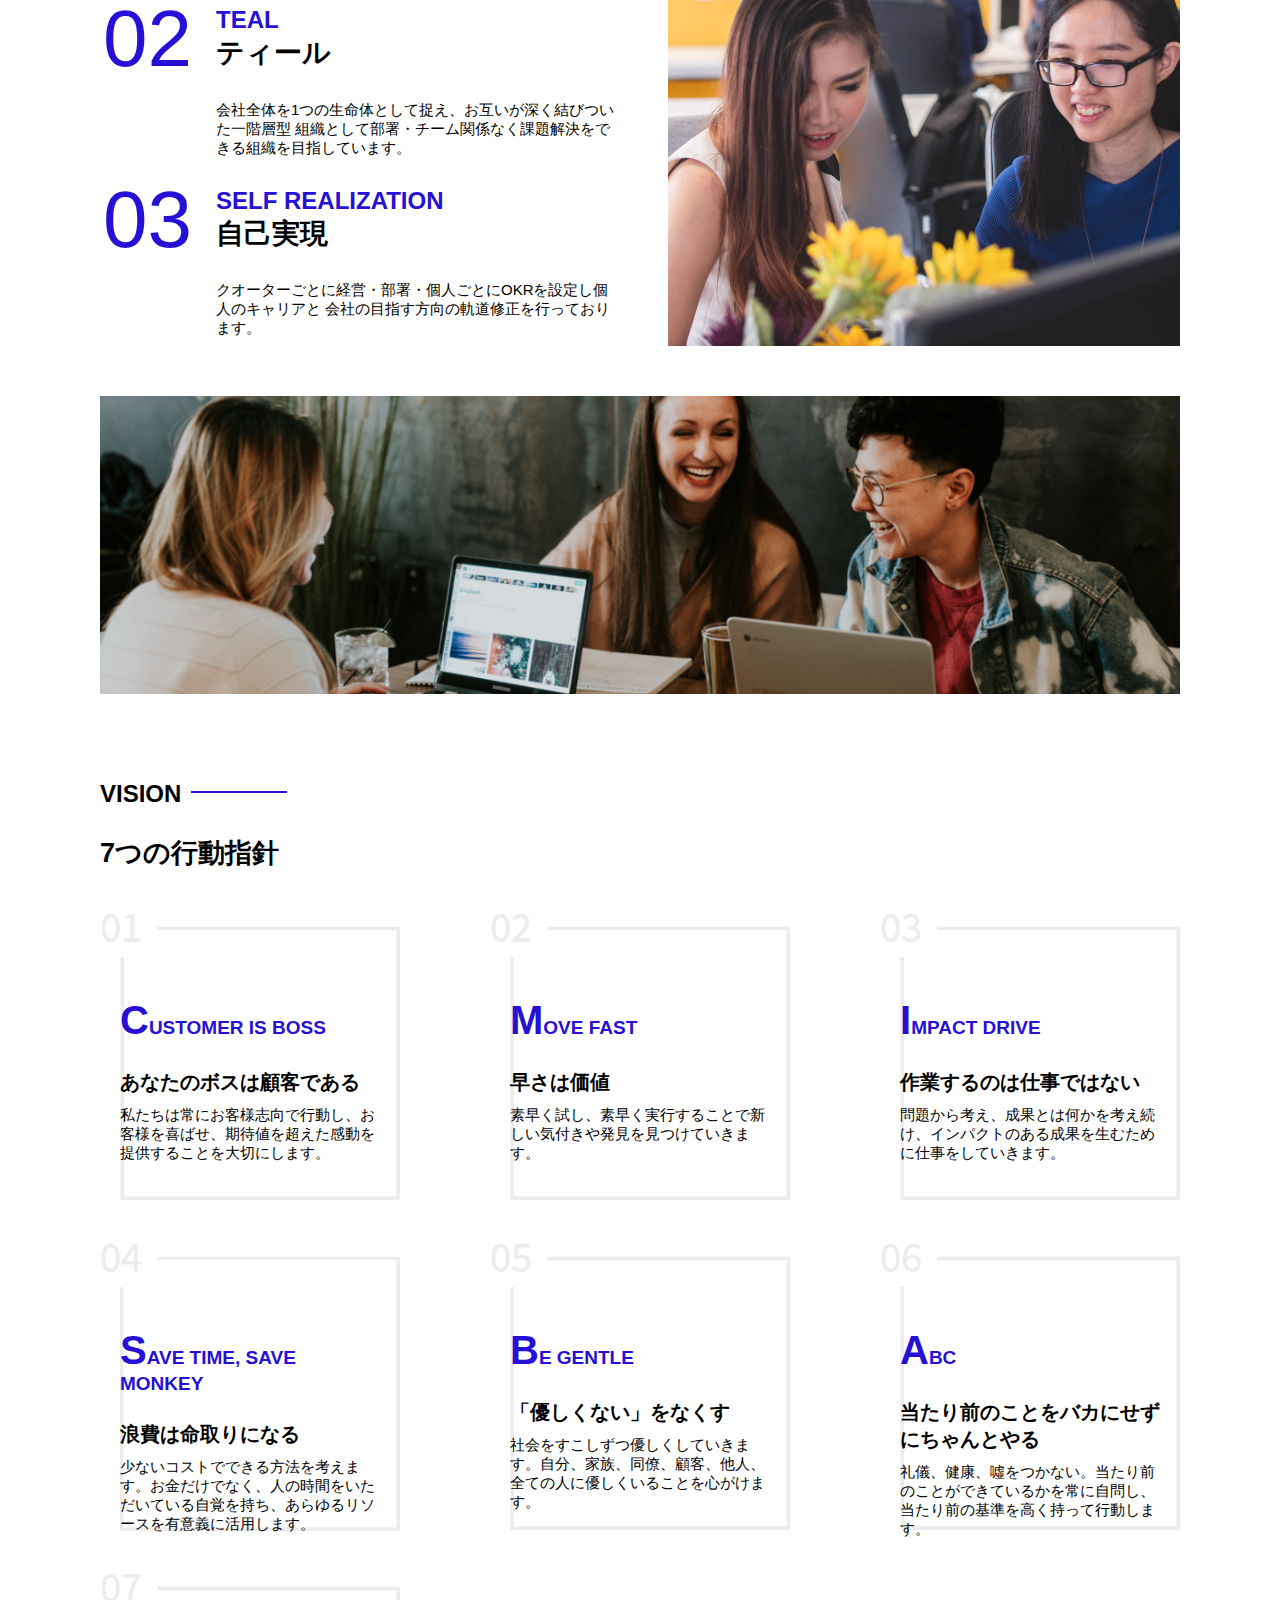
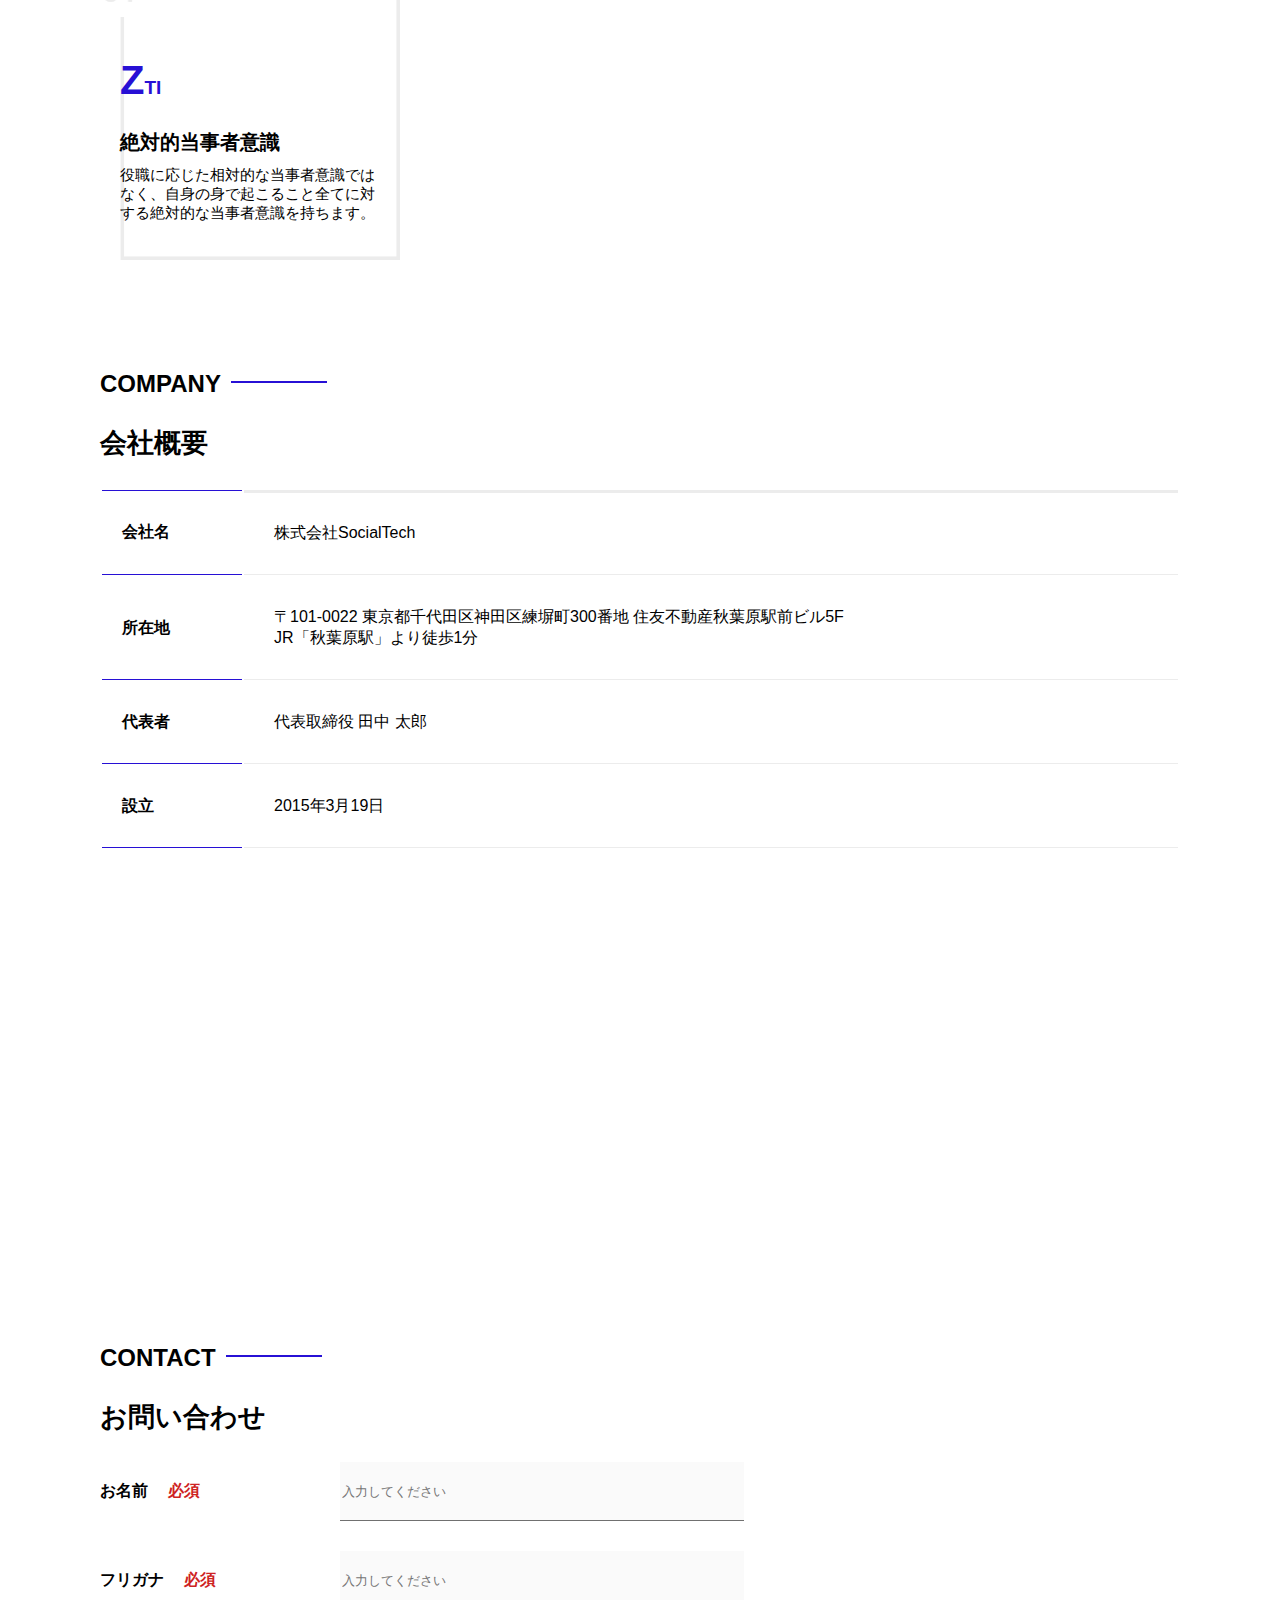
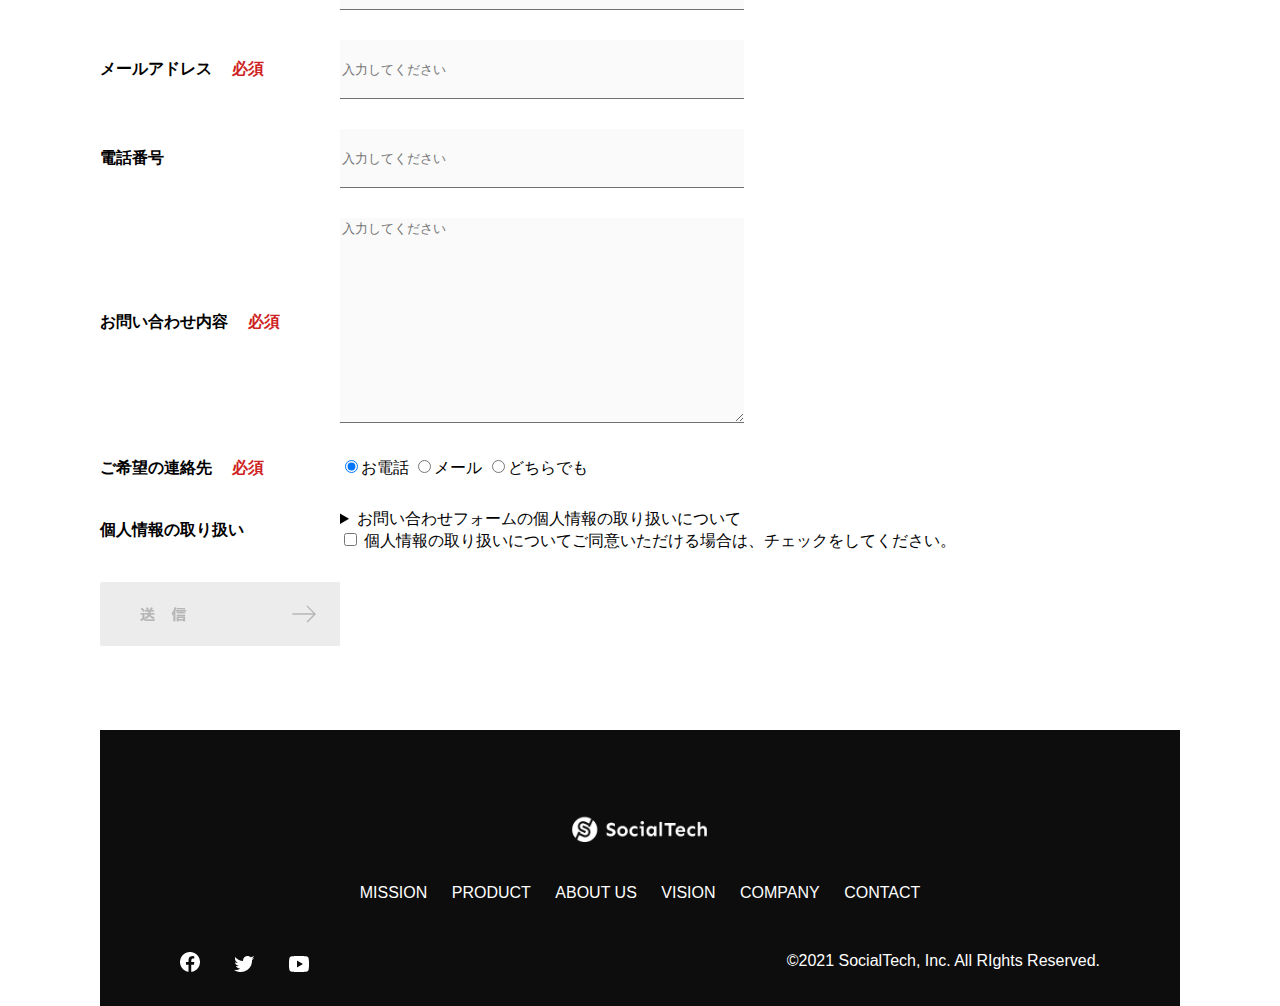
<file: kadai_tutorial_output/socialtech/index.html>
<!DOCTYPE html>
<html>
  <head>
    <title>SocialTech</title>
    <meta name="description" content="SocialTechはEdTech業界のリーディングカンパニーを目指します。">
    <meta charset="utf-8">
    <link rel="stylesheet" href="style.css">
    <meta name="viewport" content="width=device-width, initial-scale=1.0">
  </head>

  <body>
     <header>
        <a href="index.html" id="logo"><img src="images/logo.png" alt="トップページに戻る"></a>
        <nav id="nav-pc">
            <a href="mission.html">MISSION</a>
            <a href="product.html">PRODUCT</a>
            <a href="index.html#aboutus">ABOUT US</a>
            <a href="index.html#vision">VISION</a>
            <a href="index.html#company">COMPANY</a>
            <a href="indx.html#contact">CONTACT</a>
        </nav>
        <!-- スマホ用メニューボタン -->
        <img id="menu-sp" src="images/button-menu.png" alt="ナビゲーションを開く" onclick="document.getElementById('nav-sp').style.display = 'block'">
        <!-- スマホ用ナビゲーション -->
        <nav id="nav-sp">
          <img id="close" src="images/button-close.png" alt="ナビゲーションを閉じる" onclick="document.getElementById('nav-sp').style.display = 'none'">
          <a id="logo-sp" href="index.html" onclick="document.getElementById('nav-sp').style.display = 'none'"><img
              src="images/logo-sp.png" alt="トップページに戻る"></a>
          <a class="menu" href="mission.html" onclick="document.getElementById('nav-sp').style.display = 'none'">MISSION</a>
          <a class="menu" href="product.html" onclick="document.getElementById('nav-sp').style.display = 'none'">PRODUCT</a>
          <a class="menu" href="index.html#aboutus" onclick="document.getElementById('nav-sp').style.display = 'none'">ABOUT
            US</a>
          <a class="menu" href="index.html#vision"
            onclick="document.getElementById('nav-sp').style.display = 'none'">VISION</a>
          <a class="menu" href="index.html#company"
            onclick="document.getElementById('nav-sp').style.display = 'none'">COMPANY</a>
          <a class="menu" href="index.html#contact"
            onclick="document.getElementById('nav-sp').style.display = 'none'">CONTACT</a>
          <div id="sns">
            <a href="https://www.facebook.com/sejuku2013"><img src="images/button-facebook.png" alt="Facebookのリンク"></a>
            <a href="https://twitter.com/samuraijuku"><img src="images/button-twitter.png" alt="Twitterのリンク"></a>
            <a href="https://www.youtube.com/channel/UCCFOQO5aDK0xXam4cUQXT8g"><img src="images/button-youtube.png" alt="YouTubeのリンク"></a>
          </div>
        </nav>  
     </header>
     <main>
        <article>
          <!-- メインビジュアル -->
            <section id="main-visual">
                <div id="main-message">
                    <h1>WORLD PEACE</h1>
                    <p>IT教育で世界平和を実現する</p>
                </div>
                <img src="images/index/index-main.png" alt="PCの周りに集まる多国籍の仲間たち">    
            </section> 

            <!--ミッション-->
             <section id="mission">
                 <h2 class="index-h2">MISSION</h2>
               <div id="mission-flex">
                <div>
                  <img id="mission-photo" src="images/index/index-mission.png" alt="野外のベンチで写真を撮影する多国籍の仲間たち">
                  <h3>世界平和の実現</h3>
                  <p>人類の悲願である世界平和。世界を脅かす様々な社会問題を解決するためには、イノベーションをどんどん起こしていく必要があります。SocialTechは、プログラミング教育を通してイノベーターを輩出することで、世界平和という大きなテーマに挑んでいきます。</p>
                </div>
                <div>
                   <img id="s2dgs" src="images/index/s2dgs.png" alt="s2dgs">
                   <h3>S2DGsの実現</h3>
                   <p>国連が掲げる「Sustainable Development Goals（持続可能な開発目標）」に含まれる17つのグローバル目標のうち、以下の5つの目標の実現をミッションとしてサービスを展開しています。</p>
                   <a href="mission.html">
                     <img src="images/button-more.png" alt="もっとみる">
                   </a>
                </div>    
             </section>

             <!-- プロダクト --> 
             <section id="product">
                <h2 class="index-h2">PRODUCT</h2>
                <div>
                  <div id="product-left">
                    <div>
                      <img class="product-photo" src="images/index/index-mantoman.png" alt="PCでコードを書く男性">
                      <div class="product-explain">
                        <span>MAN TO MAN</span>
                        <h3>プログラミング教育</h3>
                        <p>2013年より日本で唯一の専属講師によるマンツーマンのプログラミングレッスンを開始。AI/人工知能やウェブデザインの学習も可能です。</p>
                      </div>
                  </div>
                  <div>
                    <img class="product-photo" src="images/index/index-career.png" alt="笑顔で話し合う2人の男性">
                    <div class="product-explain">
                      <span>CAREER</span>
                      <h3>人材紹介事業</h3>
                      <p>エンジニアへの転職に特化した履歴書や職務経歴書のアドバイスや面接対策を行い、豊富な求人の中から最適なキャリア選択を支援します。</p>
                    </div>
                  </div>
                  </div>    
                  <div id="product-right">
                    <div>
                      <img class="product-photo" src="images/index/index-media.png" alt="スマートフォンを操作する人">
                      <div class="product-explain">
                        <span>MEDIA</span>
                        <h3>プログラミング学習メディア</h3>
                        <p>月間200万人に読まれる日本最大級のプログラミングサイト「SocialTech Blog」やYouTubeチャンネルにて学習情報を発信していきます。</p>
                      </div>  
                    </div> 
                 <div>
                  <img class="product-photo" src="images/index/index-b2b.png" alt="公演中の男性とそれを聴く人々">
                  <div class="product-explain">
                  <span>B2B</span>
                  <h3>法人研修事業</h3>
                  <p>社員のスキルアップ・資格取得・福利厚生を目的としたプログラミング法人研修。貴社の事業モデルに合わせた研修内容の提案を致します。</p>
                  </div> 
                 </div>     
                  </div>    
                </div> 
                <div>
                  <a id="product-more" href="product.html">
                  <img src="images/button-more.png" alt="もっとみる">
                  </a>
                </div>   
             </section>

             <!---ABOUT US-->
             <section id="aboutus">
              <h2 class="index-h2">ABOUT US</h2>
              <h3>3つの組織文化</h3>
              <div>
                <table class="culture-table">
                  <tr>
                    <td>
                      <span class="culture-num">01</span>
                    </td>  
                    <td>
                      <span class="culture-en">FLEXIBLE</span>
                      <span class="culture-jp">フレキシブル</span>
                    </td>  
                  </tr>  
                  <tr>
                    <td>
                      <!--空のセル-->
                    </td>
                    <td>
                      <p class="culture-description">
                        リモートワーク、フルフレックス、副業推奨など1人1人が最大限のパフォーマンスを発揮できる柔軟な働き方を促進しています。
                      </p>      
                    </td>    
                  </tr>
                  <tr>
                    <td>
                      <span class="culture-num">02</span>
                    </td>  
                    <td>
                      <span class="culture-en">TEAL</span>
                      <span class="culture-jp">ティール</span>
                    </td>  
                  </tr> 
                  <tr>
                    <td>
                      <!--空のセル-->
                    </td> 
                    <td>
                      <p class="culture-description">
                        会社全体を1つの生命体として捉え、お互いが深く結びついた一階層型
                        組織として部署・チーム関係なく課題解決をできる組織を目指しています。
                      </p>  
                    </td>   
                  </tr> 
                  <tr>
                    <td>
                      <span class="culture-num">03</span>
                    </td>
                    <td>
                      <span class="culture-en">SELF REALIZATION</span>
                      <span class="culture-jp">自己実現</span>
                    </td>   
                  </tr>  
                  <tr>
                    <td>
                      <!--空のセル-->
                    </td>  
                    <td>
                      <p class="culture-description">
                        クオーターごとに経営・部署・個人ごとにOKRを設定し個人のキャリアと
                        会社の目指す方向の軌道修正を行っております。
                      </p>  
                    </td>  
                  </tr>
                </table>  
                  <img class="culture-img" src="images/index/index-aboutus1.png" alt="笑顔で話し合う2人の女性">      
              </div> 
                  <img class="culture-img2" src="images/index/index-aboutus2.png" alt="笑顔で話し合う3人の男女">   
             </section>
             <!-- VISION --> 
             <section id="vision">
              <h2 class="index-h2">VISION</h2>
              <h3>7つの行動指針</h3>
              <div>
                <div class="vision-box">
                <img src="images/index/vision-01.png" alt="01">
                <span>
                  <h4>CUSTOMER IS BOSS</h4>
                  <h5>あなたのボスは顧客である</h5>
                  <p>私たちは常にお客様志向で行動し、お客様を喜ばせ、期待値を超えた感動を提供することを大切にします。</p>
                </span>  
                </div>
                <div class="vision-box">
                   <img src="images/index/vision-02.png" alt="02">
                   <span>
                    <h4>MOVE FAST</h4>
                    <h5>早さは価値</h5>
                    <p>素早く試し、素早く実行することで新しい気付きや発見を見つけていきます。</p>
                   </span> 
                </div>
                <div class="vision-box">
                  <img src="images/index/vision-03.png" alt="03">
                  <span>
                    <h4>IMPACT DRIVE</h4>
                    <h5>作業するのは仕事ではない</h5>
                    <p>問題から考え、成果とは何かを考え続け、インパクトのある成果を生むために仕事をしていきます。</p>
                  </span>  
                </div>  
                 <div class="vision-box">
                 <img src="images/index/vision-04.png" alt="04">
                 <span>
                  <h4>SAVE TIME, SAVE MONKEY</h4>
                  <h5>浪費は命取りになる</h5>
                  <p>少ないコストでできる方法を考えます。お金だけでなく、人の時間をいただいている自覚を持ち、あらゆるリソースを有意義に活用します。</p>
                 </span>
                 </div>
                 <div class="vision-box"> 
                 <img src="images/index/vision-05.png" alt="05">
                 <span>
                  <h4>BE GENTLE</h4>
                  <h5>「優しくない」をなくす</h5>
                  <p>社会をすこしずつ優しくしていきます。自分、家族、同僚、顧客、他人、全ての人に優しくいることを心がけます。</p>
                 </span>
                 </div>
                 <div class="vision-box">
                  <img src="images/index/vision-06.png" alt="06"> 
                  <span> 
                    <h4>ABC</h4>
                    <h5>当たり前のことをバカにせずにちゃんとやる</h5>
                    <p>礼儀、健康、噓をつかない。当たり前のことができているかを常に自問し、当たり前の基準を高く持って行動します。</p>
                  </span>  
                 </div>
                 <div class="vision-box">
                 <img src="images/index/vision-07.png" alt="07">
                 <span>
                  <h4>ZTI</h4>
                  <h5>絶対的当事者意識</h5>
                  <p>役職に応じた相対的な当事者意識ではなく、自身の身で起こること全てに対する絶対的な当事者意識を持ちます。</p>
                 </span> 
                 </div>  
              </div> 
             </section> 
             <!-- COMPANY -->
             <section id="company">
              <h2 class="index-h2">COMPANY</h2>
              <h3>会社概要</h3>
              <table id="company-table">
                <tr>
                  <th class="tableheader-first">会社名</th>
                  <td class="cell-first">株式会社SocialTech</td>
                </tr> 
                <tr>
                  <th class="tableheader">所在地</th>
                  <td class="cell">〒101-0022 東京都千代田区神田区練塀町300番地 住友不動産秋葉原駅前ビル5F<br>JR「秋葉原駅」より徒歩1分</td>
                </tr>
                <tr>
                  <th class="tableheader">代表者</th>
                  <td class="cell">代表取締役 田中 太郎</td>
                </tr>
                <tr>
                  <th class="tableheader">設立</th>
                  <td class="cell">2015年3月19日</td>
                </tr>      
              </table> 
              <iframe 
              src="https://www.google.com/maps/embed?pb=!1m18!1m12!1m3!1d3240.0688551336807!2d139.7720776771055!3d35.69992317258124!2m3!1f0!2f0!3f0!3m2!1i1024!2i768!4f13.1!3m3!1m2!1s0x60188fee13660e23%3A0x77137876edf742ac!2z5L2P5Y-L5LiN5YuV55Sj56eL6JGJ5Y6f6aeF5YmN44OT44Or!5e0!3m2!1sja!2sjp!4v1704858013291!5m2!1sja!2sjp"
              style="border:0;" allowfullscreen="" loading="lazy">
              </iframe>   
             </section> 
             <!-- お問い合わせフォーム -->
             <section id="contact">
              <h2 class="index-h2">CONTACT</h2>
              <h3>お問い合わせ</h3>
              <form>
                <div>
                  <div class="contact-heading">
                    <label class="contact-label">お名前<span class="contact-span">必須</span></label>
                  </div>
                  <div>
                    <input type="text" name="name" placeholder="入力してください" class="contact-textbox">
                  </div>    
                </div>
                <div>
                  <div class="contact-heading">
                    <label class="contact-label">フリガナ<span class="contact-span">必須</span></label>
                  </div>  
                  <div>
                    <input type="text" name="hurigana" placeholder="入力してください" class="contact-textbox">
                  </div>  
                </div> 
                <div>
                  <div class="contact-heading">
                    <label class="contact-label">メールアドレス<span class="contact-span">必須</span></label>
                  </div>
                  <div>
                    <input type="text" name="email" placeholder="入力してください" class="contact-textbox">
                  </div>    
                </div>
                <div>
                  <div class="contact-heading">
                    <label class="contact-label">電話番号</label>
                  </div>
                  <div>
                    <input type="text" name="tel" placeholder="入力してください" class="contact-textbox">
                  </div>    
                </div> 
                <div>
                  <div class="contact-heading">
                    <label class="contact-label">お問い合わせ内容<span class="contact-span">必須</span></label>
                  </div>
                  <div>  
                    <textarea class="contact-textarea" placeholder="入力してください" name="message"></textarea>
                  </div>  
                </div>  
                <div>
                  <div class="contact-heading">
                    <label class="contact-label">ご希望の連絡先<span class="contact-span">必須</span></label>
                  </div>
                  <div>
                    <input class="radiobutton" type="radio" value="tel" name="contact" checked><label>お電話</label>
                    <input class="radiobutton" type="radio" value="mail" name="contact"><label>メール</label>
                    <input class="radiobutton" type="radio" value="both" name="contact"><label>どちらでも</label> 
                  </div>    
                </div> 
                <div>
                  <div class="contact-heading">
                    <label class="contact-label">個人情報の取り扱い</label>
                  </div>
                  <div>
                    <details>
                      <summary>お問い合わせフォームの個人情報の取り扱いについて</summary>
                      <div>
                        <span>１．組織の名称又は氏名</span><br>
                        株式会社SocialTech<br><br>
                        <span>２．個人情報保護管理者（若しくはその代理人）の氏名又は職名、所属及び連絡先
                          鈴木 一郎 コーポレート部</span><br>
                        メールアドレス:samurai@example.com<br>
                        TEL:03-1234-5678<br>
                        <span>３．個人情報の利用目的</span><br>
                        ・本サービス及び本サービスに関連する情報の提供又はそれらに関する連絡のため<br>
                        ・ユーザーの本人確認のため<br>
                        ・当社サービスのご案内のため<br>
                        ・当社の商品等の広告または宣伝（電子メールによるものを含むものとします。）<br><br>
                        <span>４．個人情報の取り扱い業務の委託</span><br>
                        個人情報の取扱業務の全部または一部を外部に業務委託する場合があります。<br>
                        その際、弊社は、個人情報を適切に保護できる管理体制を敷き実行していることを条件として<br>
                        委託先を厳選したうえで、機密保持契約を委託先と締結し、お客様の個人情報を厳密に管理させます。<br><br>
                        <span>５．個人情報の開示等の請求</span><br>
                        お客様は、弊社に対してご自身の個人情報の開示等（利用目的の通知、開示、内容の訂正・追加・削除、利用の停止または消去、第三者への提供の停止）に関して、当社問合わせ窓口に申し出ることができます。<br>
                        その際、弊社はお客様ご本人を確認させていただいたうえで、合理的な期間内に対応いたします。<br><br>
                        なお、個人情報に関する弊社問合わせ先は、次の通りです。<br><br>
                        株式会社SocialTech 個人情報問合せ窓口<br>
                        〒101-0022 東京都千代田区神田練塀町300番地 住友不動産秋葉原駅前ビル5F<br>
                        メールアドレス:samurai@example.com TEL:03-1234-5678<br><br>
                        <span>６．個人情報を提供されることの任意性について</span><br><br>
                        お客様がご自身の個人情報を弊社に提供されるか否かは、お客様のご判断によりますが、もしご提供されない場合には、適切なサービスが提供できない場合がありますので予めご了承ください。
                      </div>
                    </details>
                    <input type="checkbox" name="agree">
                    <span>個人情報の取り扱いについてご同意いただける場合は、チェックをしてください。</span>
                  </div>
                </div>
                <input type="image" src="images/button-submit.png" alt="送信する">            
              </form>  
             </section>     
        </article>  
        <footer>
          <div id="footer-logo">
            <img src="images/logo-sp.png" alt="SocialTech">
          </div>
          <div id="footer-link">
            <a href="mission.html">MISSION</a>
            <a href="product.html">PRODUCT</a>
            <a href="index.html#aboutus">ABOUT US</a>
            <a href="index.html#vision">VISION</a>
            <a href="index.html#COMPANY">COMPANY</a>
            <a href="index.html#contact">CONTACT</a>
          </div> 
          <div id="sns-footer">
            <a href="https://www.facebook.com/sejuku2013"><img src="images/button-facebook.png" alt="Facebookのリンク"></a>
            <a href="https://twitter.com/samuraijuku"><img src="images/button-twitter.png" alt="Twitterのリンク"></a>
            <a href="https://www.youtube.com/chanel/UCCFOQO5aDK0xXam4cUQXT8g"><img src="images/button-youtube.png" alt="YouTubeのリンク"></a>
            <span id="copyright">&copy;2021 SocialTech, Inc. All RIghts Reserved. </span>
          </div>   
        </footer>    
     </main>      
  </body>  
</html>
</file>
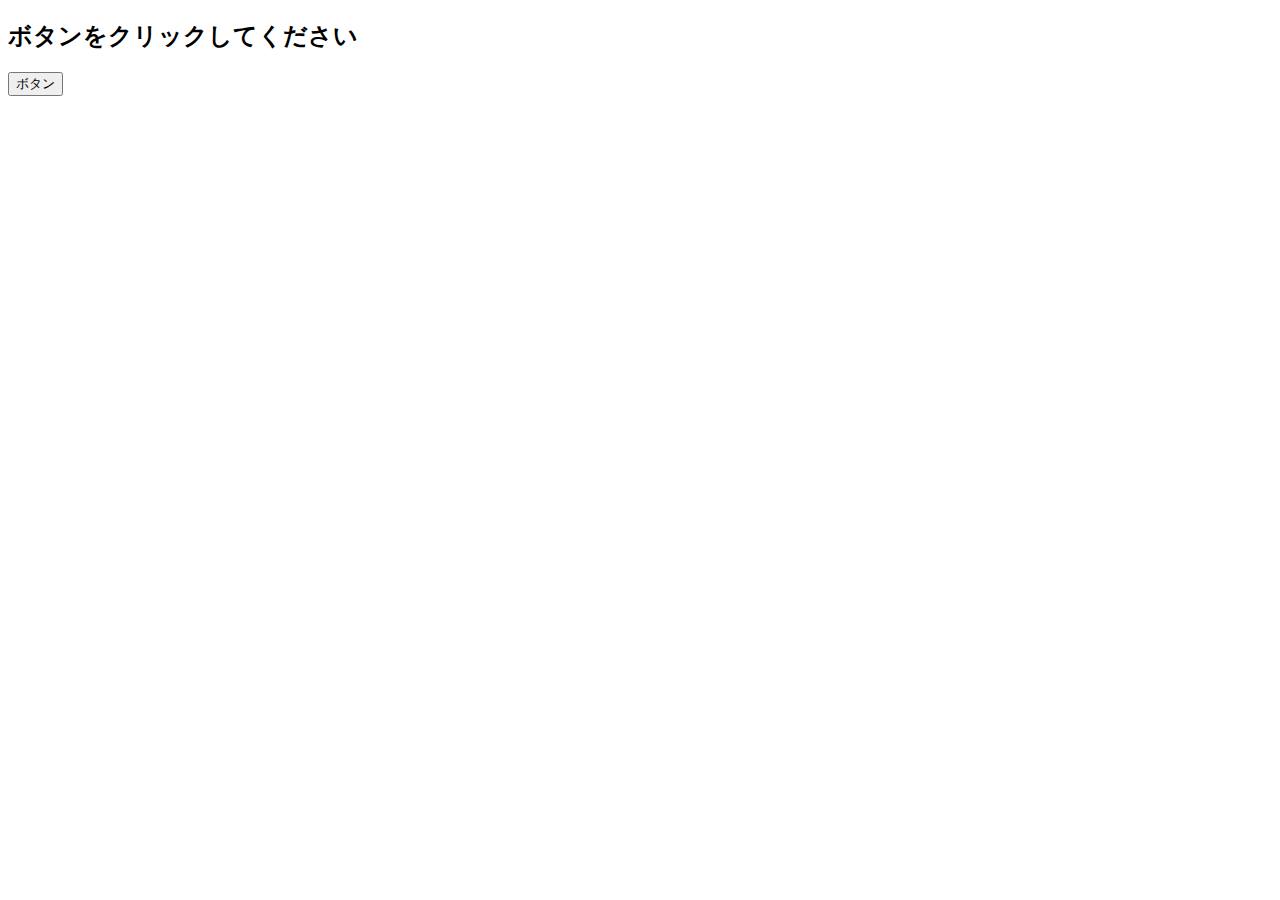
<file: kadai_020/event.html>
<!DOCTYPE html>
<html lang="ja">
  <head>
    <title>JavaScriptの基礎を学ぼう_20章課題</title>
    <meta charset="UTF-8" />
  </head>
  <body>
    <h2 id="text">ボタンをクリックしてください</h2>
    <button id="btn">ボタン</button>
    <script src="event.js"></script>
  </body>
</html>
</file>
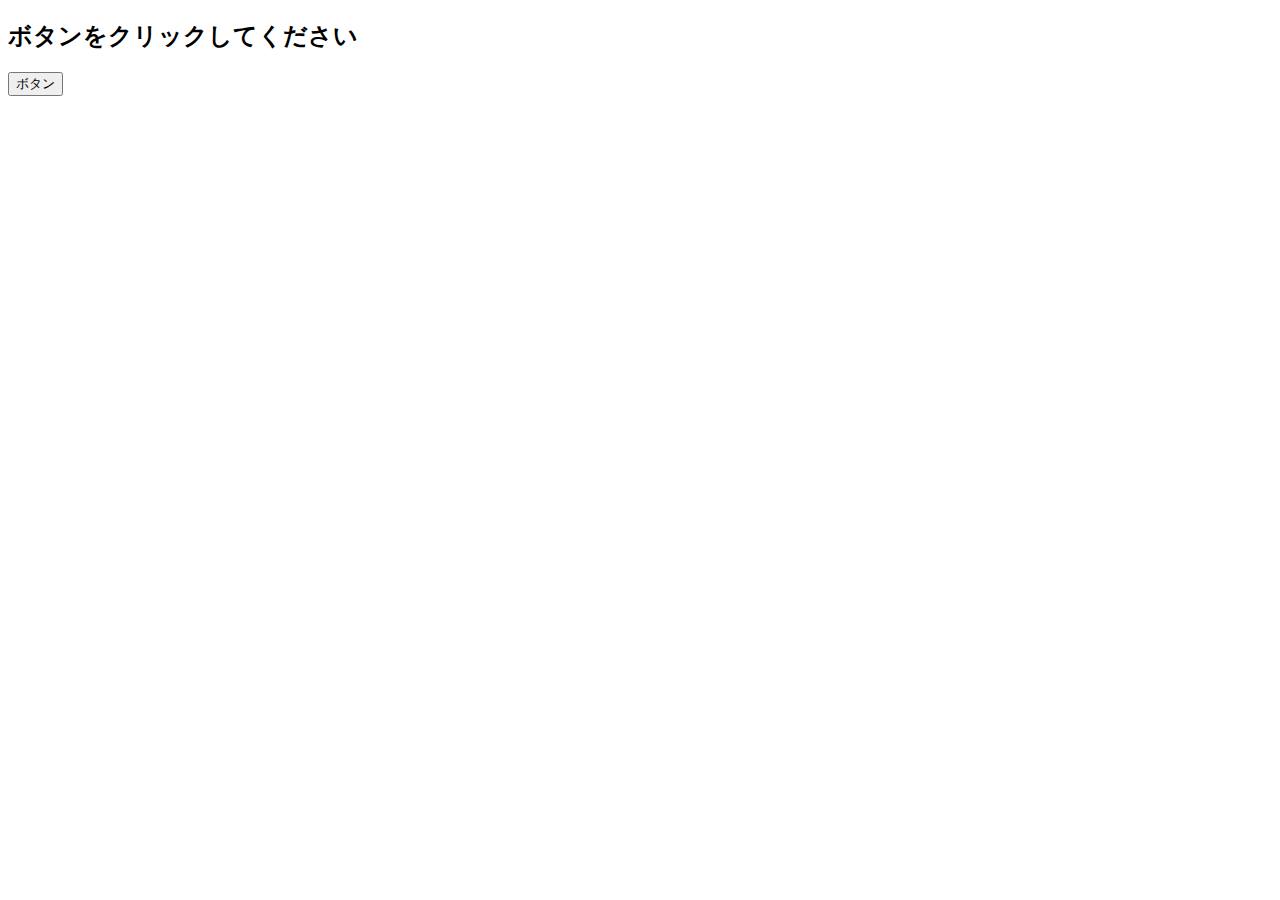
<file: kadai_021/event.html>
<!DOCTYPE html>
<html lang="ja">
  <head>
    <title>JavaScriptの基礎を学ぼう_21章課題</title>
    <meta charset="UTF-8" />
  </head>
  <body>
    <h2 id="text">ボタンをクリックしてください</h2>
    <button id="btn">ボタン</button>
    <script src="event.js"></script>
  </body>
</html>
</file>
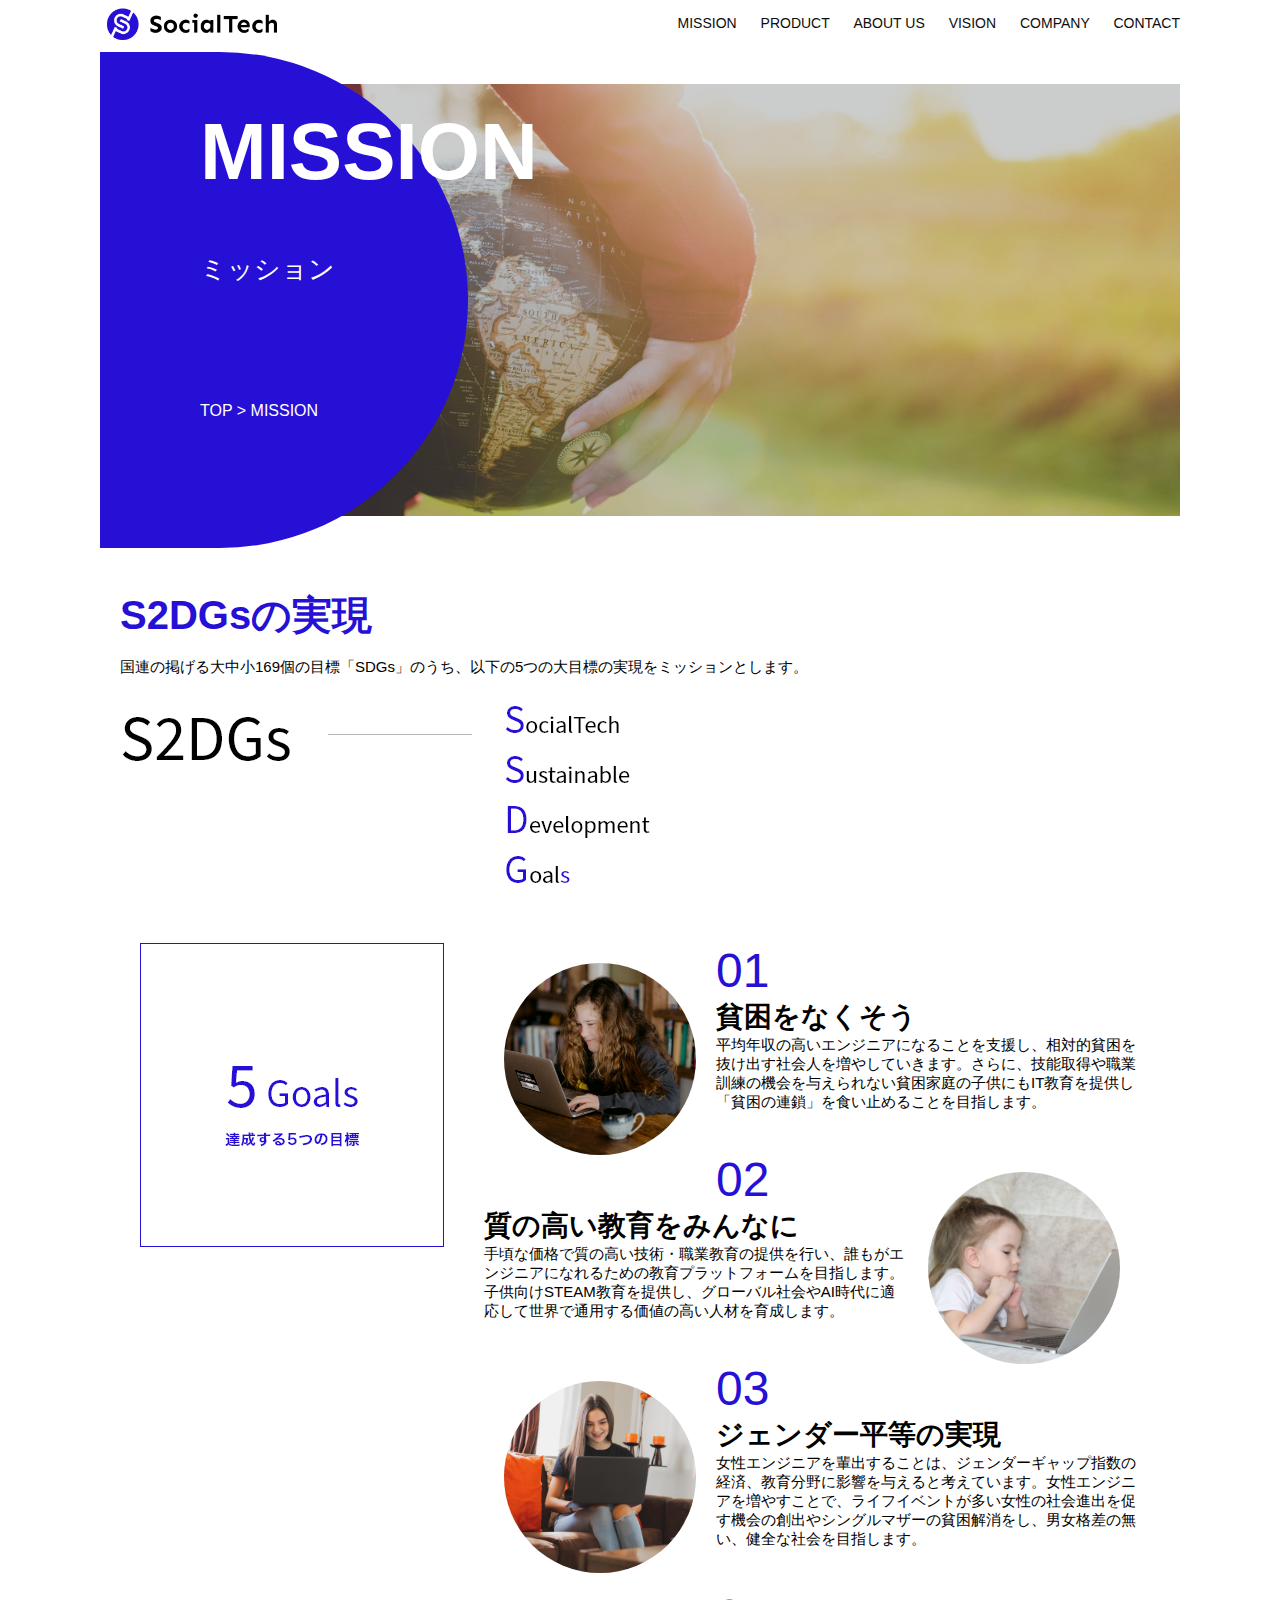
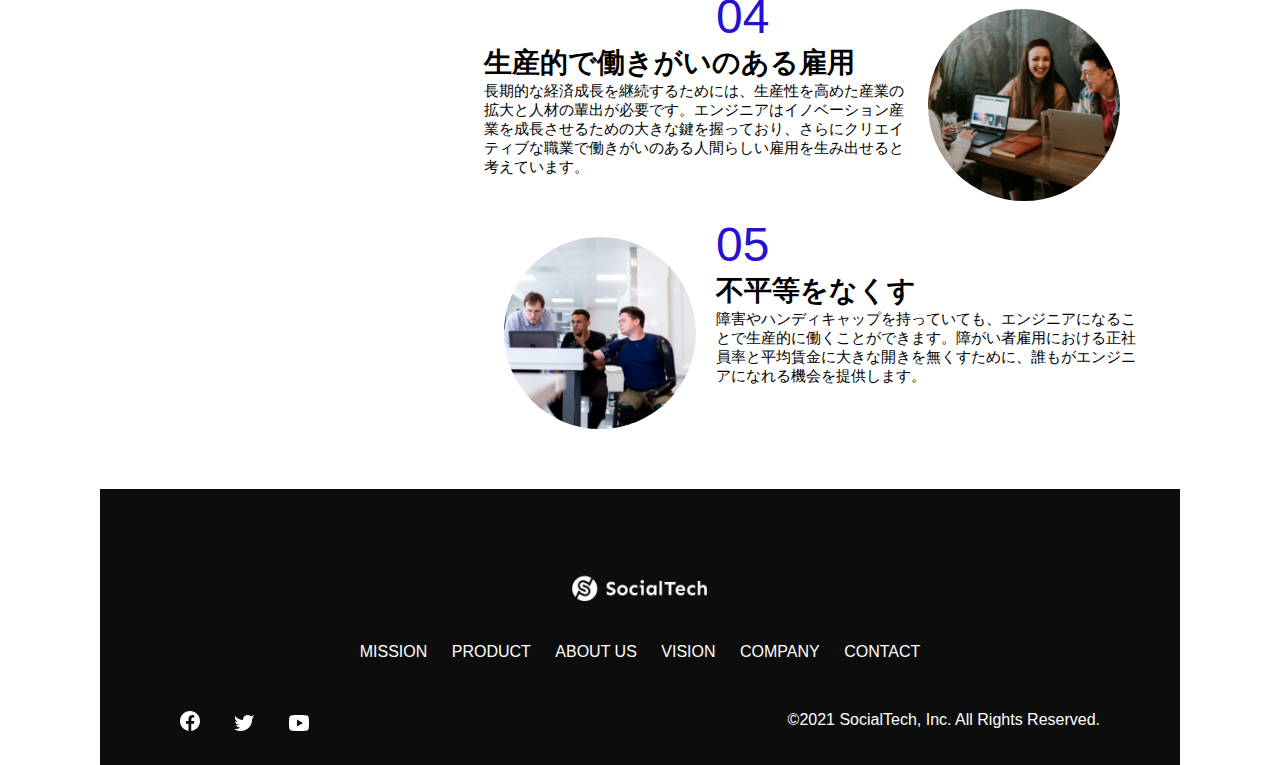
<file: kadai_tutorial_output/socialtech/mission.html>
<!DOCTYPE html>
<html>
<head>    
  <title>SocialTech - MISSION ミッション -</title>
  <meta charset="UTF-8">
  <meta name="description" content="SocialTechが目指す5つの目標（S2DGs）を紹介します">
  <meta name="viewport" content="width=device-width, initial-scale=1.0">
  <link rel="stylesheet" href="style.css">
</head>

<body>
  <header>
    <a href="index.html" id="logo"><img src="images/logo.png" alt="トップページに戻る"></a>
    <nav id="nav-pc">
      <a href="mission.html">MISSION</a>
      <a href="product.html">PRODUCT</a>
      <a href="index.html#aboutus">ABOUT US</a>
      <a href="index.html#vision">VISION</a>
      <a href="index.html#company">COMPANY</a>
      <a href="index.html#contact">CONTACT</a>
    </nav>    
    <img id="menu-sp" src="images/button-menu.png" alt="ナビゲーションを開く" onclick="document.getElementById('nav-sp').style.display='block'">
    <nav id="nav-sp">
        <img id="close" src="images/button-close.png" alt="ナビゲーションを閉じる" onclick="document.getElementById('nav-sp').style.display = 'none'">
        <a id="logo-sp" href="index.html" onclick="document.getElementById('nav-sp').style.display = 'none'"><img
            src="images/logo-sp.png" alt="トップページに戻る"></a>
        <a class="menu" href="mission.html" onclick="document.getElementById('nav-sp').style.display = 'none'">MISSION</a>
        <a class="menu" href="product.html" onclick="document.getElementById('nav-sp').style.display = 'none'">PRODUCT</a>
        <a class="menu" href="index.html#aboutus" onclick="document.getElementById('nav-sp').style.display = 'none'">ABOUT
          US</a>
        <a class="menu" href="index.html#vision"
          onclick="document.getElementById('nav-sp').style.display = 'none'">VISION</a>
        <a class="menu" href="index.html#company"
          onclick="document.getElementById('nav-sp').style.display = 'none'">COMPANY</a>
        <a class="menu" href="index.html#contact"
          onclick="document.getElementById('nav-sp').style.display = 'none'">CONTACT</a>
        <div id="sns">
          <a href="https://www.facebook.com/sejuku2013"><img src="images/button-facebook.png" alt="Facebookのリンク"></a>
          <a href="https://twitter.com/samuraijuku"><img src="images/button-twitter.png" alt="Twitterのリンク"></a>
          <a href="https://www.youtube.com/channel/UCCFOQO5aDK0xXam4cUQXT8g"><img src="images/button-youtube.png" alt="YouTubeのリンク"></a>
        </div>
    </nav>
  </header>
  <main>
    <article>
      <section id="mission-main">
        <div id="mission-title">
          <h1>MISSION</h1>
          <span>ミッション</span>
          <div>TOP > MISSION</div>  
        </div>    
      </section>
      <section id="mission-s2dgs">
        <h2 class="mission-h2">S2DGsの実現</h2>
        <p>国連の掲げる大中小169個の目標「SDGs」のうち、以下の5つの大目標の実現をミッションとします。</p>
        <img src="images/mission/mission-s2dgs.png" alt="S2DGs">
      </section>
      <section id="mission-5goals">
        <div>
          <img id="s2dgs-image" src="images/mission/mission-5goals.png" alt="5Goals">
        </div>
       <div> 
        <div>
          <img class="fivegoals-image-left" src="images/mission/mission-5goals01.png" alt="PCを操作する女の子">
          <span class="fivegoals-number">01</span>
          <h3 class="fivegoals-h3">貧困をなくそう</h3>
          <p class="fivegoals-p">平均年収の高いエンジニアになることを支援し、相対的貧困を抜け出す社会人を増やしていきます。さらに、技能取得や職業訓練の機会を与えられない貧困家庭の子供にもIT教育を提供し「貧困の連鎖」を食い止めることを目指します。</p>   
        </div>

        <div>
          <img class="fivegoals-image-right" src="images/mission/mission-5goals02.png" alt="PCを見つめる小さい女の子">
          <span class="fivegoals-number">02</span>
          <h3 class="fivegoals-h3">質の高い教育をみんなに</h3>
          <p class="fivegoals-p">手頃な価格で質の高い技術・職業教育の提供を行い、誰もがエンジニアになれるための教育プラットフォームを目指します。子供向けSTEAM教育を提供し、グローバル社会やAI時代に適応して世界で通用する価値の高い人材を育成します。</p>  
        </div>
        
        <div>
            <img class="fivegoals-image-left" src="images/mission/mission-5goals03.png" alt="PCを操作する女性">
            <span class="fivegoals-number">03</span>
            <h3 class="fivegoals-h3">ジェンダー平等の実現</h3>
            <p class="fivegoals-p">
              女性エンジニアを輩出することは、ジェンダーギャップ指数の経済、教育分野に影響を与えると考えています。女性エンジニアを増やすことで、ライフイベントが多い女性の社会進出を促す機会の創出やシングルマザーの貧困解消をし、男女格差の無い、健全な社会を目指します。
            </p>
          </div>
  
          <div>
            <img class="fivegoals-image-right" src="images/mission/mission-5goals04.png" alt="笑顔で話し合う3人の男女">
            <span class="fivegoals-number">04</span>
            <h3 class="fivegoals-h3">生産的で働きがいのある雇用</h3>
            <p class="fivegoals-p">
              長期的な経済成長を継続するためには、生産性を高めた産業の拡大と人材の輩出が必要です。エンジニアはイノベーション産業を成長させるための大きな鍵を握っており、さらにクリエイティブな職業で働きがいのある人間らしい雇用を生み出せると考えています。
            </p>
          </div>
  
          <div>
            <img class="fivegoals-image-left" src="images/mission/mission-5goals05.png" alt="障害を持つ男性が生き生きと働く様子">
            <span class="fivegoals-number">05</span>
            <h3 class="fivegoals-h3">不平等をなくす</h3>
            <p class="fivegoals-p">
              障害やハンディキャップを持っていても、エンジニアになることで生産的に働くことができます。障がい者雇用における正社員率と平均賃金に大きな開きを無くすために、誰もがエンジニアになれる機会を提供します。
            </p>
          </div>
        </div>  
      </section>    
    </article>
    <footer>
     <div id="footer-logo">
       <img src="images/logo-sp.png" alt="SocialTech">
     </div>
     <div id="footer-link">
       <a href="mission.html">MISSION</a>
       <a href="product.html">PRODUCT</a>
       <a href="index.html#aboutus">ABOUT US</a>
       <a href="index.html#vision">VISION</a>
       <a href="index.html#company">COMPANY</a>
       <a href="index.html#contact">CONTACT</a> 
     </div>
     <div id="sns-footer">
        <a href="https://www.facebook.com/sejuku2013"><img src="images/button-facebook.png" alt="Facebookのリンク"></a>
        <a href="https://twitter.com/samuraijuku"><img src="images/button-twitter.png" alt="Twitterのリンク"></a>
        <a href="https://www.youtube.com/channel/UCCFOQO5aDK0xXam4cUQXT8g"><img src="images/button-youtube.png" alt="YouTubeのリンク"></a>
        <span id="copyright">&copy;2021 SocialTech, Inc. All Rights Reserved. </span>
     </div>   
    </footer>        
  </main>     
</body>    
</html>
</file>
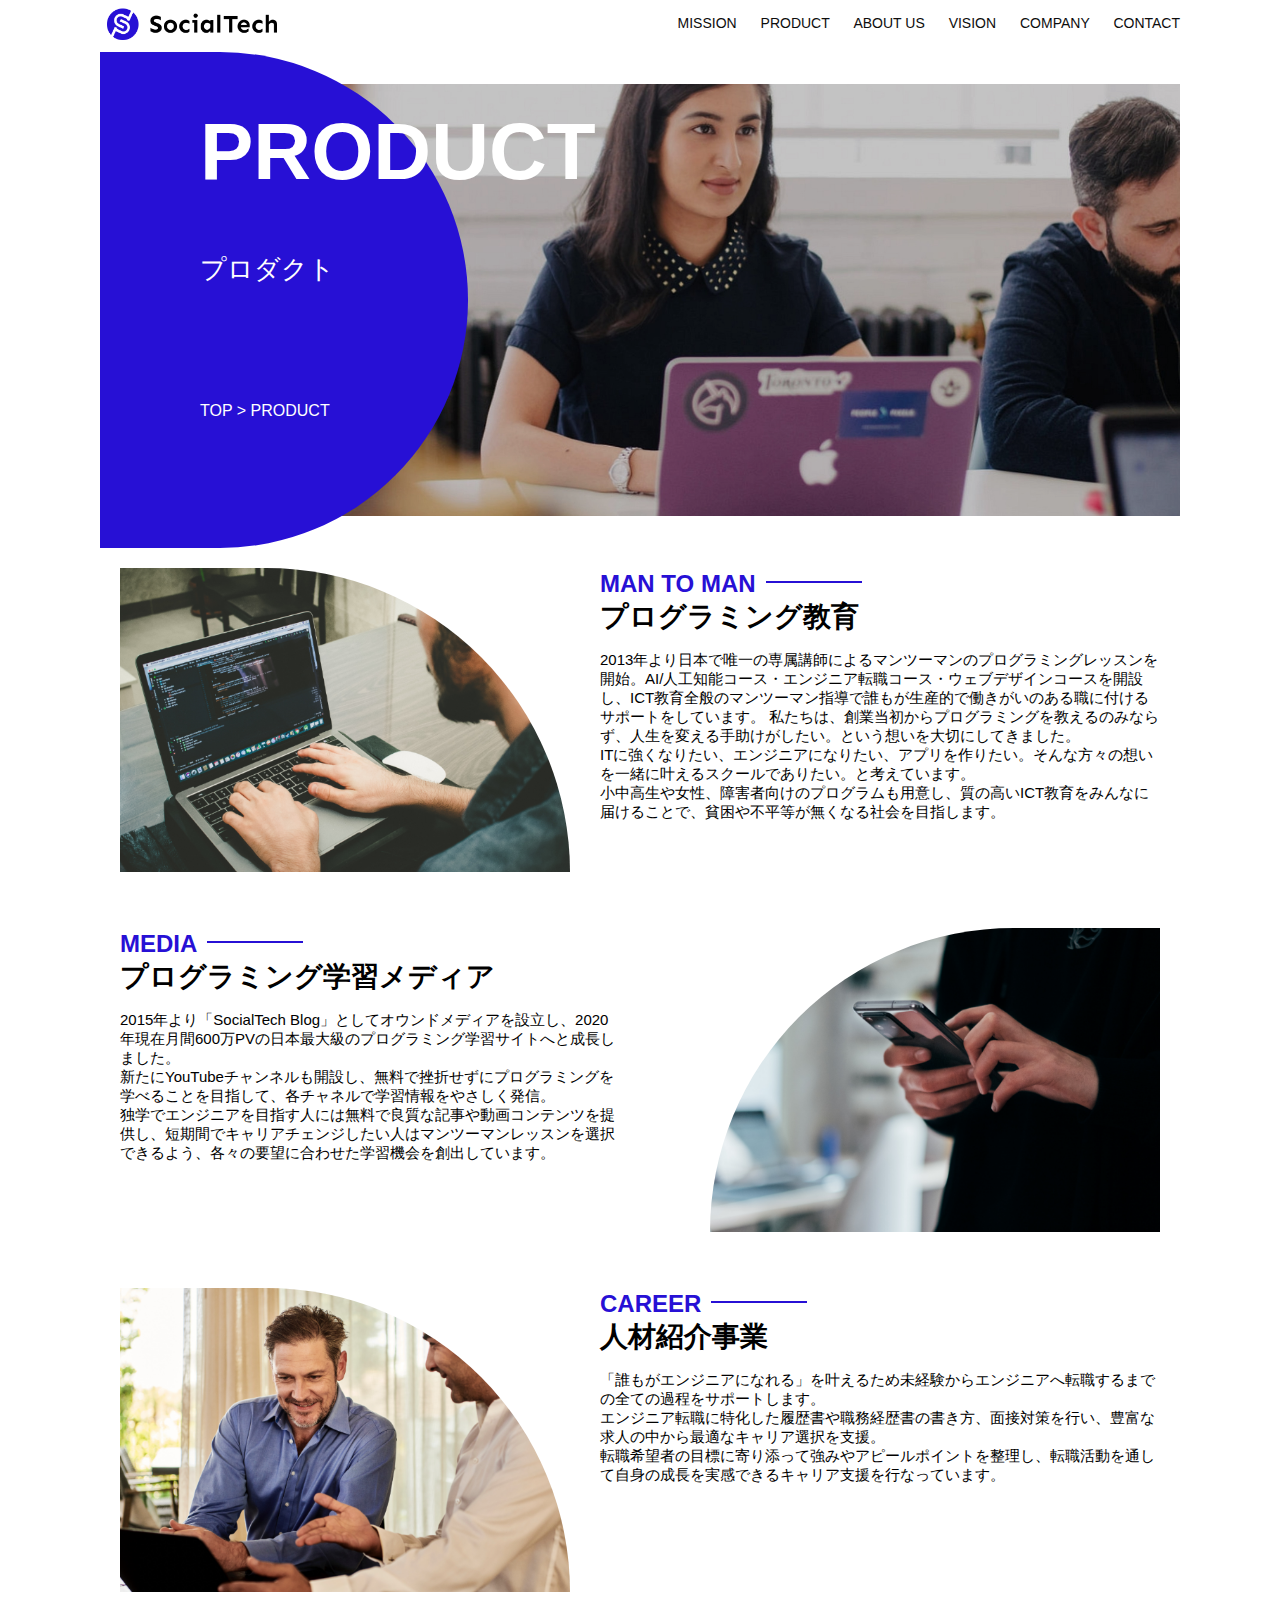
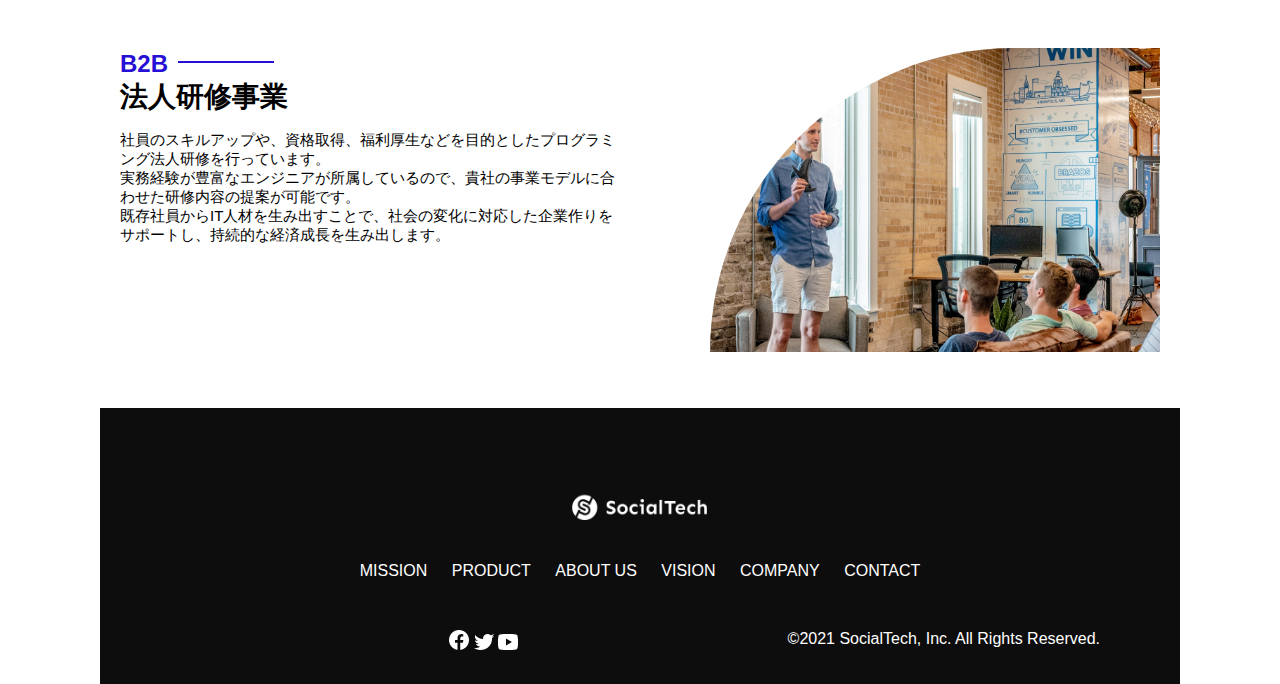
<file: kadai_tutorial_output/socialtech/product.html>
<!DOCTYPE html>
<html>
<head>    
 <title>SocialTech -PRODUCT プロダクト-</title>
 <meta name="description" content="SocialTechの4つのプロダクトを紹介します">
 <meta charset="UTF-8">
 <meta name="viewport" content="width=device-width, initial-scale=1.0">
 <link rel="stylesheet" href="style.css">
</head>

<body>
 <header>
  <a href="index.html" id="logo"><img src="images/logo.png" alt="トップページに戻る"></a>
  <nav id="nav-pc">
    <a href="mission.html">MISSION</a>
    <a href="product.html">PRODUCT</a>
    <a href="index.html#aboutus">ABOUT US</a>
    <a href="index.html#vision">VISION</a>
    <a href="index.html#company">COMPANY</a>
    <a href="index.html#contact">CONTACT</a>
  </nav>
  
  <img id="menu-sp" src="images/button-menu.png" alt="ナビゲーションを開く" onclick="document.getElementById('nav-sp').style.display='block'">

  <nav id="nav-sp">
    <img id="close" src="images/button-close.png" alt="ナビゲーションを閉じる" onclick="document.getElementById('nav-sp').style.display='none'">
    <a id="logo.sp" href~="index.html" onclick="document.getElementById('nav-sp').style.display='none'"><img src="images/logo-sp.png" alt="トップぺージに戻る"></a>
    <a class="menu" href="missoion.html" onclick="document.getElementById('nav-sp').style.display='none'">MISSION</a>
    <a class="menu" href="product.html" onclick="document.getElementById('nav-sp').style.display='none'">PRODUCT</a>
    <a class="menu" href="index.html#aboutus" onclick="document.getElementById('nav-sp').style.display='none'">ABOUT US</a>
    <a class="menu" href="index.html#vision" onclick="document.getElementById('nav-sp').style.display='none'">VISION</a>
    <a class="menu" href="index.html#contact" onclick="document.getElementById('nav-sp').style.display='none'">CONTACT</a>
   <div id="sns">
    <a href="https://www.facebook.com/sejuku2013"><img src="images/button-facebook.png" alt="Facebookのリンク"></a>
    <a href="https://twitter.com/samuraijuku"><img src="images/button-twitter.png" alt="Twitterのリンク"></a>
    <a href="https://www.youtube.com/channel/UCCFOQO5aDK0xXam4cUQXT8g"><img src="images/button-youtube.png" alt="YouTubeのリンク"></a> 
   </div>  
   </nav>
 </header>
 <main>
  <article>
   <section id="product-main">
    <div id="product-title">
     <h1>PRODUCT</h1>
     <span>プロダクト</span>
     <div>TOP > PRODUCT</div>
    </div>       
   </section>
   <section class="product-section1">
    <img src="images/product/product-mantoman.png" alt="PCでコードを書く男性">
    <div>
     <h2 class="product-h2">MAN TO MAN</h2>
     <h3 class="product-h3">プログラミング教育</h3>
     <p> 2013年より日本で唯一の専属講師によるマンツーマンのプログラミングレッスンを開始。AI/人工知能コース・エンジニア転職コース・ウェブデザインコースを開設し、ICT教育全般のマンツーマン指導で誰もが生産的で働きがいのある職に付けるサポートをしています。
        私たちは、創業当初からプログラミングを教えるのみならず、人生を変える手助けがしたい。という想いを大切にしてきました。<br>ITに強くなりたい、エンジニアになりたい、アプリを作りたい。そんな方々の想いを一緒に叶えるスクールでありたい。と考えています。<br>小中高生や女性、障害者向けのプログラムも用意し、質の高いICT教育をみんなに届けることで、貧困や不平等が無くなる社会を目指します。</p>
    </div>    
   </section>
   <section class="product-section2">
    <div>
     <h2 class="product-h2">MEDIA</h2>
     <h3 class="product-h3">プログラミング学習メディア</h3>
     <p>2015年より「SocialTech
        Blog」としてオウンドメディアを設立し、2020年現在月間600万PVの日本最大級のプログラミング学習サイトへと成長しました。<br>新たにYouTubeチャンネルも開設し、無料で挫折せずにプログラミングを学べることを目指して、各チャネルで学習情報をやさしく発信。<br>独学でエンジニアを目指す人には無料で良質な記事や動画コンテンツを提供し、短期間でキャリアチェンジしたい人はマンツーマンレッスンを選択できるよう、各々の要望に合わせた学習機会を創出しています。</p>   
    </div>
    <img src="images/product/product-media.png" alt="スマートフォンを操作する人">    
   </section>
   <section class="product-section1">
    <img src="images/product/product-career.png" alt="笑顔で話し合う2人の男性">
    <div>
     <h2 class="product-h2">CAREER</h2>
     <h3 class="product-h3">人材紹介事業</h3>
     <p>「誰もがエンジニアになれる」を叶えるため未経験からエンジニアへ転職するまでの全ての過程をサポートします。<br>エンジニア転職に特化した履歴書や職務経歴書の書き方、面接対策を行い、豊富な求人の中から最適なキャリア選択を支援。<br>転職希望者の目標に寄り添って強みやアピールポイントを整理し、転職活動を通して自身の成長を実感できるキャリア支援を行なっています。<br></p>   
    </div>    
   </section>
   <section class="product-section2">
    <div>
     <h2 class="product-h2">B2B</h2>
     <h3 class="product-h3">法人研修事業</h3>
     <p> 社員のスキルアップや、資格取得、福利厚生などを目的としたプログラミング法人研修を行っています。<br>実務経験が豊富なエンジニアが所属しているので、貴社の事業モデルに合わせた研修内容の提案が可能です。<br>既存社員からIT人材を生み出すことで、社会の変化に対応した企業作りをサポートし、持続的な経済成長を生み出します。
     </p>  
    </div> 
    <img src="images/product/product-b2b.png" alt="講演中の男性とそれを聴く人々">   
   </section>    
  </article>
  <footer>
    <div id="footer-logo">
     <img src="images/logo-sp.png" alt="SocialTech">
    </div>
    <div id="footer-link">
     <a href="mission.html">MISSION</a>
     <a href="product.html">PRODUCT</a>
     <a href="index.html#aboutus">ABOUT US</a>
     <a href="index.html#vision">VISION</a>
     <a href="index.html#company">COMPANY</a>
     <a href="index.html#contact">CONTACT</a> 
    </div>
    <div>
     <a href="https://wwww.facebook.com/sejuku2013"><img src="images/button-facebook.png" alt="Facebookのリンク"></a>
     <a href="https://twitter.com/samuraijuku"><img src="images/button-twitter.png" alt="Twitterのリンク"></a>
     <a href="https://www.youtube.com/channel/UCCFOQO5aDK0xXam4cUQXT8g"><img src="images/button-youtube.png" alt="YouTubeのリンク"></a>
     <span id="copyright">&copy;2021 SocialTech, Inc. All Rights Reserved. </span>   
    </div>    
  </footer>  
 </main>         
</body>    
</html>
</file>
<file: kadai_012/style.css>
/* PC、スマホ共通スタイル */
body {
  font-family: "Source Sans Pro", "Hiragino Kaku Gothic ProN", Meiryo, Arial,
    sans-serif;
}

p {
  font-size: 15px;
}

/*================
PC用のスタイル 
=================*/
/* 横幅設定 */
body {
  max-width: 1080px;
  min-width: 960px;
  margin: 0 auto 0 auto;
}

/* ヘッダー */
header {
  display: flex;
  justify-content: space-between;
}

/* ナビゲーションのレイアウト */
#nav-pc {
  text-align: right;
  font-size: 14px;
  padding-top: 15px;
}

/* ナビゲーションのリンクの装飾設定 */
#nav-pc>a {
  text-decoration: none;
  margin-left: 20px;
}

#nav-pc>a:link {
  color: #0d0d0d;
}

#nav-pc>a:visited {
  color: #0d0d0d;
}

#nav-pc>a:hover {
  color: #0d0d0d;
  text-decoration: underline;
}

#nav-pc>a:active {
  color: #0d0d0d;
}

/* メインビジュアル*/
#main-visual {
  position: relative;
  height: 400px;
}

#main-message {
  position: absolute;
  top: 0;
  left: 0;
  background-color: #2710d5;
  color: #ffffff;
  border-radius: 0 0 476px 0;
  max-width: 620px;
  height: 100%;
  width: 100%;
  z-index: 11;
}

#main-message>h1 {
  font-size: 60px;
  font-weight: bold;
  margin: 100px 0 0 50px;
}

#main-message>p {
  font-size: 28px;
  margin: 0 0 0 50px;
}

#main-visual>img {
  max-width: 620px;
  border-radius: 476px 0 0 0;
  position: absolute;
  top: 0;
  right: 0;
  z-index: 10;
}

/* 見出し */
h2 {
  margin: 40px 0 0 0;
}

h2::after {
  content: url("images/line.png");
  margin-left: 10px;
}

h3 {
  font-size: 27px;
}

/* ミッション */
#mission {
  margin: 80px auto 80px auto;
  width: 100%;
}

#mission-flex {
  width: 100%;
  display: flex;
}

#mission-flex>div {
  width: 50%;
  margin: 20px;
}

#mission-photo {
  width: 100%;
}

#s2dgs {
  margin-top: 50px;
}

/* プロダクト */
#product {
  background-color: #fafafa;
  width: 100%;
  margin: 80px 0 80px 0;
  padding: 10px 40px 0px 40px;
}

/* 外枠 */
#product>div {
  margin-top: 40px;
  display: flex;
}

/* 左のカラム */
#product-left {
  width: 50%;
  margin-right: 20px;
}

/* 右のカラム */
#product-right {
  width: 50%;
  margin-left: 20px;
  margin-top: 80px;
}

/* 画像＋説明の枠 */
#product-left>div {
  position: relative;
  height: 480px;
  margin-right: 20px;
}

#product-right>div {
  position: relative;
  height: 480px;
  margin-left: 20px;
}

/* 画像 */
.product-photo {
  width: 100%;
}

/* 説明文の枠 */
.product-explain {
  background-color: #ffffff;
  position: absolute;
  left: 0;
  top: 280px;
  margin: 0 40px 0 40px;
  padding: 20px;
  box-shadow: 5px 5px 10px rgba(0, 0, 0, 0.05);
}

/* 説明文の英語 */
.product-explain>span {
  color: #2710d5;
  font-weight: bold;
  font-size: 16px;
  margin: 0;
}

/* 説明文の見出し */
.product-explain>h3 {
  margin: 5px 0 5px 0;
}

/* 説明文 */
.product-explain>p {
  margin: 0;
}

/* 「もっとみる」ボタン */
#product-more {
  margin: 0 auto -42px auto;
}

/* ABOUT US */
#aboutus {
  margin: 80px auto 80px auto;
}

/* 3つの組織文化と画像を入れる枠 */
#aboutus>div {
  display: flex;
}

/* 画像 */
.culture-img {
  width: 100%;
  align-self: flex-start;
}

.culture-img2 {
  margin-top: 50px;
  width: 100%;
}

/* 3つの組織文化の表 */
.culture-table {
  max-width: 500px;
  margin-right: 50px;
}

/* 番号 */
.culture-num {
  font-size: 80px;
  color: #2710d5;
  margin: 0 20px 0 0;
}

/* 組織文化英語 */
.culture-en {
  color: #2710d5;
  font-weight: bold;
  font-size: 24px;
  display: block;
}

/* 組織文化日本語 */
.culture-jp {
  font-size: 28px;
  font-weight: bold;
}

/* 説明文 */
.culture-description {
  margin: 0;
}

/* ビジョン */
#vision {
  margin: 80px auto 80px auto;
}

/* セクション内の外枠 */
#vision>div {
  width: 100%;
  display: flex;
  justify-content: space-between;
  flex-wrap: wrap;
}

/* 7つの行動指針の枠 */
.vision-box {
  width: 300px;
  height: 300px;
  margin-bottom: 30px;
  position: relative;
}

.vision-box>img {
  width: 100%;
  height: auto;
  position: absolute;
  top: 0;
  left: 0;
  z-index: 30;
}

.vision-box>span {
  position: absolute;
  top: 0;
  left: 0;
  z-index: 31;
  margin-right: 20px;
}

.vision-box>span>h4 {
  color: #2710d5;
  font-size: 19px;
  margin: 80px 0 0 0;
  
}

.vision-box>span>h4::first-letter {
  font-size: 40px;
}

.vision-box>span>h5 {
  font-size: 20px;
  margin: 0 0 0 0;
}

.vision-box>span>p {
  margin: 10px 0 0 0;
}

/* 会社概要 */
#company {
  margin: 80px auto 80px auto;
}

#company-table {
  width: 100%;
}

.tableheader {
  text-align: left;
  padding: 20px;
  border-bottom-color: #2710d5;
  border-bottom-width: 1px;
  border-bottom-style: solid;
  width: 100px;
}

.tableheader-first {
  text-align: left;
  padding: 20px;
  border-bottom-color: #2710d5;
  border-bottom-width: 1px;
  border-bottom-style: solid;
  border-top-color: #2710d5;
  border-top-width: 1px;
  border-top-style: solid;
  width: 100px;
}

.cell {
  padding: 30px;
  border-bottom-color: #ececec;
  border-bottom-width: 1px;
  border-bottom-style: solid;
}

.cell-first {
  padding: 30px;
  border-bottom-color: #ececec;
  border-bottom-width: 1px;
  border-bottom-style: solid;
  border-top-color: #ececec;
  border-top-width: 1px;
  border-top-style: solid;
}

#company>iframe {
  width: 100%;
  height: 368px;
  margin-top: 40px;
}

/* お問い合わせ */
#contact {
  margin: 80px auto 80px auto;
}

/* 外枠 */
#contact>form>div {
  display: flex;
  flex-direction: row;
  flex-wrap: wrap;
  padding-bottom: 30px;
}

/* 左列の見出し */
.contact-heading {
  width: 240px;
  align-self: center;
}

/* 見出しのラベル */
.contact-label {
  font-weight: bold;
}

/* 必須 */
.contact-span {
  color: #ce2222;
  margin: 0 0 0 20px;
  font-weight: bold;
}

/* テキストボックス */
.contact-textbox {
  border-top: 0;
  border-left: 0;
  border-right: 0;
  border-bottom-width: 1px;
  border-bottom-color: #707070;
  border-bottom-style: solid;
  background-color: #fafafa;
  width: 400px;
  height: 56px;
}

/* お問い合わせ内容のテキストエリア */
.contact-textarea {
  border-top: 0;
  border-left: 0;
  border-right: 0;
  border-bottom-width: 1px;
  border-bottom-color: #707070;
  border-bottom-style: solid;
  background-color: #fafafa;
  width: 400px;
  height: 200px;
}

/* 個人情報の取り扱い */
details {
  width: 700px;
}

details>div {
  background-color: #fafafa;
  padding: 20px;
}

details>div>span {
  font-weight: bold;
}

/* フッター */
footer {
  background-color: #0d0d0d;
  text-align: center;
  padding: 80px 80px 30px 80px;
}

#footer-logo {
  margin-bottom: 30px;
}

#footer-link {
  margin-bottom: 50px;
}
#footer-link > a {
  text-decoration: none;
  margin: 10px;
}
#footer-link > a:link {
  color: #ffffff;
}
#footer-link > a:visited {
  color: #ffffff;
}
#footer-link > a:hover {
  color: #ffffff;
  text-decoration: underline;
}
#footer-link > a:active {
  color: #ffffff;
}

#sns-footer {
  text-align: left;
  width: 100%;
}

#sns-footer > a {
  margin-right: 30px;
}

#copyright {
  color: #ffffff;
  float: right;
}
#cases {
  margin-top: 40px;
  margin-bottom: 40px;
  width: 100%;
}
#case>ul {
  display: flex;
  list-style: none;
  justify-content: center;
}
#case>ul>li {
  width: 33%;
  margin:20px;
}
.case-card {
  background-color: #ffffff;
  min-height: 400px;
  box-shadow:5px 5px 15px rgba(0,0,0,0.2);
}
.case-img {
  width: 100%;
}
.case-info {
  padding: 10px 20px 10px 20px;
}
.case-name {
  color: #2710d5;
  font-size: 19px;
}
.case-content {
  font-size: 14px;
}
</file>
<file: kadai_013/style.css>
/* PC、スマホ共通スタイル */
body {
  font-family: "Source Sans Pro", "Hiragino Kaku Gothic ProN", Meiryo, Arial,
    sans-serif;
}

p {
  font-size: 15px;
}

#main-visual>img {
  width: 100%;
}

/*================
PC用のスタイル 
=================*/
@media screen and (min-width: 768px) {
  /* 横幅設定 */
  body {
    max-width: 1080px;
    min-width: 960px;
    margin: 0 auto 0 auto;
  }

  /* ヘッダー */
  header {
    display: flex;
    justify-content: space-between;
  }

  /* ナビゲーションのレイアウト */
  #nav-pc {
    text-align: right;
    font-size: 14px;
    padding-top: 15px;
    display: none;
  }

  /* ナビゲーションのリンクの装飾設定 */
  #nav-pc>a {
    text-decoration: none;
    margin-left: 20px;
  }

  #nav-pc>a:link {
    color: #0d0d0d;
  }

  #nav-pc>a:visited {
    color: #0d0d0d;
  }

  #nav-pc>a:hover {
    color: #0d0d0d;
    text-decoration: underline;
  }

  #nav-pc>a:active {
    color: #0d0d0d;
  }
  
  #menu-sp {
    display: none;
  }
}

/*===================
スマーフォン用のスタイル
====================*/
@media screen and (max-width: 767px){
  body {
    min-width: 375px;
    margin: 0;
  }
  /*PCのナビゲーションを非表示に*/
  #nav-pc {
    display: none;
  }
  /*ハンバーガーメニュー*/
  #menu-sp {
    float: right;
    padding: 0;
  }
  /*スマホ用ナビゲーション*/
  #nav-sp {
    background-color: #ce933e;
    position: absolute;
    left: 0;
    top: 0;
    height: 100%;
    width: 100%;
    display: none;
    z-index: 100;
  }
  /*Xボタン*/
  #close {
    position: absolute;
    top: 20px;
    right: 20px;
  }
  /*ナビゲーション用ロゴ*/
  #logo-sp {
    margin: 80px 0 30px 20px;
  }
  #nav-sp > a {
    display: block;
  }
  #nav-sp > a:link {
    color: #ffffff;
  }
  #nav-sp > a:visited {
    color: #ffffff;
  }
  #nav-sp > a:hover {
    color: #ffffff;
    text-decoration: underline;
  }
  #nav-sp > a:active {
    color: #ffffff;
  }
  #nav-sp > .menu {
    text-decoration: none;
    display: block;
    margin: 0 20px 0 20px;
    height: 44px;
    font-size: 16px;
    background-image: url("images/arrow.png");
    background-repeat: no-repeat;
    background-position: right top;
  }
}
</file>
<file: kadai_tutorial_output/socialtech/style.css>
/*PC、スマホ共通スタイル*/
body {
    font-family: "Source Sans Pro", "Hiragino Kaku Gothic ProN", Meiryo, Arial, sans-serif;
}
p {
    font-size: 15px;
}
/*==================
PC用のスタイル
===================*/
@media screen and (min-width: 768px) {
/*横幅設定*/
body {
    max-width: 1080px;
    min-width: 960px;
    margin: 0 auto 0 auto;
}
header{
    display: flex;
    justify-content: space-between;
}
#nav-pc {
    font-size: 14px;
    padding-top: 15px;
}
#nav-pc > a {
    text-decoration: none;
    margin-left: 20px;
}
#nav-pc > a:link {
    color: #0d0d0d;
}
#nav-pc > a:visited {
    color: #0d0d0d;
}
#nav-pc > a:hover {
    color: #0d0d0d;
    text-decoration: underline;
}
#nav-pc > a:active {
    color: #0d0d0d;
}
/*スマホ用ナビを表示*/
#nav-sp,
#menu-sp {
    display: none;
}
/*メインビジュアル*/
#main-visual {
    position: relative;
    height: 400px;
}
#main-message {
    position: absolute;
    top: 0;
    left: 0;
    background-color: #2710d5;
    color: #ffffff;
    border-radius: 0 0 476px 0;
    max-width: 620px;
    height: 100%;
    width: 100%;
    z-index: 11;
}

#main-message > h1 {
    font-size: 60px;
    font-weight: bold;
    margin: 100px 0 0 50px;
}
#main-message > p {
    font-size: 28px;
    margin: 0 0 0 50px;
}
#main-visual > img {
    max-width: 620px;
    border-radius: 476px 0 0 0;
    position: absolute;
    top: 0;
    right: 0;
    z-index: 10;
}
/*見出し*/
h2 {
    margin: 40px 0 0 0;
}
h2::after {
    content: url("images/line.png");
    margin-left: 10px;
}
h3 {
    font-size: 27px;
}
/*ミッション*/
#mission {
    margin: 80px auto 80px auto;
    width: 100%;
}
#mission-flex {
    width: 100%;
    display: flex;
}
#mission-flex > div {
    width: 50%;
    margin: 20px;
}
#mission-photo {
    width: 100%;
}
#s2dgs {
    margin-top: 50px;
    width: 100%;
}
/*プロダクト*/
#product {
    background-color: #fafafa;
    margin-bottom: 80px;
    margin-top: 80px;
    padding: 10px 40px 0 40px; 
}
#product > div {
    margin-top: 40px;
    display: flex;
}
/*左のカラム*/
#product-left {
    width: 50%;
    margin-right: 20px;
}
/*右のカラム*/
#product-right {
    width: 50%;
    margin-left:20px;
    margin-top: 80px;
}
/*画像+説明の枠*/
#product-left > div {
    position: relative;
    height: 480px;
    margin-right: 20px;
}
#product-right > div {
    position: relative;
    height: 480px;
    margin-left: 20px;
}
/*画像*/
.product-photo {
    width: 100%;
}
/*説明文の枠*/
.product-explain {
    background-color: #ffffff;
    position: absolute;
    left: 0;
    top: 280px;
    margin: 0 40px 0 40px;
    padding: 20px;
    box-shadow: 5px 5px 10px rgba(0,0,0,0.05);
}
/*説明文の英語*/
.product-explain > span {
    color: #2710d5;
    font-weight: bold;
    font-size: 16px;
    margin: 0;
}
/*説明文の見出し*/
.product-explain > h3 {
    font-size: 20px;
    margin: 5px 0 5px 0;
}
/*説明文*/
.product-explain > p {
    font-size: 14px;
    margin: 0;
}
/*「もっとみる」ボタン*/
#product-more {
    margin: 0 auto -42px auto;
}
/* ABOUT US */
#aboutus {
    margin: 80px auto 80px auto;
}
/*3つの組織文化と画像を入れる枠*/
#aboutus > div {
    display: flex;
}
/*画像*/
.culture-img {
    width: 100%;
    align-self: flex-start;
}
.culture-img2 {
    margin-top: 50px;
    width: 100%;
}
/*3つの組織文化の表*/
.culture-table {
    margin-right: 50px;
}
/*番号*/
.culture-num {
    font-size: 80px;
    color: #2710d5;
    margin: 0 20px 0 0;
}
/*組織文化英語*/
.culture-en {
    color: #2710d5;
    font-weight: bold;
    font-size: 24px;
    display: block;
}
/*組織文化日本語*/
.culture-jp {
    font-size: 28px;
    font-weight: bold;
}
/*説明文*/
.culture-description {
    margin: 0;
}
/*ビジョン*/
#vision {
    margin: 80px auto 80px auto;
}
/*セクション内の外枠*/
#vision > div {
    width: 100%;
    display: flex;
    justify-content: space-between;
    flex-wrap: wrap;
}
/*7つの行動指針の枠*/
.vision-box {
    width: 300px;
    height: 300px;
    margin-bottom: 30px;
    position: relative;
}
.vision-box > img {
    width: 100%;
    height: auto;
    position: absolute;
    top: 0;
    left: 0;
    z-index: 30;
}
.vision-box > span {
    position: absolute;
    top: 0;
    left: 0;
    z-index: 31;
    margin: 20px;
}
.vision-box > span > h4 {
    color: #2710d5;
    font-size: 19px;
    margin-top:80px;
}
.vision-box > span > h4::first-letter {
    font-size: 40px;
}
.vision-box > span > h5 {
    font-size: 20px;
    margin: 0;
}
.vision-box > span > p {
    margin-top: 10px;
}
/*会社概要*/
#company {
    margin: 80px auto 80px auto;
}
#company-table {
    width: 100%
}
.tableheader {
    text-align: left;
    padding: 20px;
    border-bottom-color: #2710d5;
    border-bottom-width: 1px;
    border-bottom-style: solid;
    width: 100px;
}
.tableheader-first {
    text-align: left;
    padding: 20px;
    border-bottom-color: #2710d5;
    border-bottom-width: 1px;
    border-bottom-style: solid;
    border-top-color: #2710d5;
    border-top-width: 1px;
    border-top-style: solid;
    width: 100px;
}
.cell {
    padding: 30px;
    border-bottom-color: #ececec;
    border-bottom-width: 1px;
    border-bottom-style: solid;
}
.cell-first {
    padding: 30px;
    border-bottom-color: #ececec;
    border-bottom-width: 1px;
    border-bottom-style: solid;
    border-top-color: #ececec;
    border-top-color: 1px;
    border-top-style: solid;
}
#company > iframe {
    width: 100%;
    height: 368px;
    margin-top: 40px;
}
/*お問い合わせ*/
#contact {
    margin: 80px auto 80px auto;
}
/*外枠*/
#contact > form > div {
    display: flex;
    flex-direction: row;
    flex-wrap: wrap;
    padding-bottom: 30px;
}
/*左列の見出し*/
.contact-heading {
    width: 240px;
    align-self: center;
}
/*見出しのラベル*/
.contact-label {
    font-weight: bold;
}
/*必須*/
.contact-span {
    color: #ce2222;
    margin: 0 0 0 20px;
    font-weight: bold;
}
 /* テキストボックス */
 .contact-textbox {
    border-top: 0;
    border-left: 0;
    border-right: 0;
    border-bottom-width: 1px;
    border-bottom-color: #707070;
    border-bottom-style: solid;
    background-color: #fafafa;
    width: 400px;
    height: 56px;
  }
  /* お問い合わせ内容のテキストエリア */
  .contact-textarea {
    border-top: 0;
    border-left: 0;
    border-right: 0;
    border-bottom-width: 1px;
    border-bottom-color: #707070;
    border-bottom-style: solid;
    background-color: #fafafa;
    width: 400px;
    height: 200px;
  }
  details {
    width: 700px;
  }
  details > div {
    background-color: #fafafa;
    padding: 20px;
  }
  details > div > span {
    font-weight: bold;
  }
  /*フッター*/
  footer {
    background-color: #0d0d0d;
    text-align: center;
    padding: 80px 80px 30px 80px;
  }
  #footer-logo {
    margin-bottom: 30px;
  }
  #footer-link {
    margin-bottom: 50px;
  }
  #footer-link > a {
    text-decoration: none;
    margin: 10px;
  }
  #footer-link > a:link {
    color: #ffffff;
  }
  #footer-link > a:visited {
    color: #ffffff;
  }
  #footer-link > a:hover {
    color: #ffffff;
    text-decoration: underline;
  }
  #footer-link > a:active {
    color: #ffffff;
  }
  #sns-footer {
    text-align: left;
    width: 100%;
  }
  #sns-footer > a {
    margin-right: 30px;
  }
  #copyright {
    color: #ffffff;
    float: right;
  }
  #mission-main {
    height: 496px;
    width: 100%;
    background-image: url("images/mission/mission-main.png");
    background-repeat: no-repeat;
    background-position-y: center;
  }
  #mission-title {
    background-color: #2710d5;
    width: 368px;
    color: #ffffff;
    height: 496px;
    border-radius: 0 248px 248px 0;
    position: relative;
  }
  #mission-title > h1 {
    position: absolute;
    top: 0;
    left: 100px;
    font-size: 80px;
  }
  #mission-title > span {
    position: absolute;
    top: 200px;
    left: 100px;
    font-size: 26px;
  }
  #mission-title > div {
    position: absolute;
    top: 350px;
    left: 100px;
    font-size: 16px;
  }
  #mission-s2dgs {
    width: 100%;
    margin: 20px;
  }
  .mission-h2 {
    color: #2710d5;
    font-size: 40px;
  }
  .mission-h2::after {
    content: none;
  }
  #mission-5goals {
    margin: 20px;
    display: flex;
  }

  #mission-5goals > div {
    flex-grow: 1;
    padding: 20px;
  }

  #mission-5goals > div > div {
    margin-bottom: 40px;
  }

  .fivegoals-image-right {
    float: right;
    margin: 20px;
  }

  .fivegoals-image-left {
    float: left;
    margin: 20px;
  }

  .fivegoals-number {
    color: #2710d5;
    font-size: 48px;
    margin: 0;
  }

  .fivegoals-h3 {
    font-size: 28px;
    margin: 0;
  }

  .fivegoals-p {
    margin: 0;
}

/*プロダクトページ*/
  #product-main {
    height: 496px;
    width: 100%;
    background-image: url("images/product/product-main.png");
    background-repeat: no-repeat;
    background-position-y: center;
  }
  #product-title {
    background-color: #2710d5;
    width: 368px;
    color: #ffffff;
    height: 496px;
    border-radius: 0 248px 248px 0;
    position: relative;
  }
  #product-title > h1 {
    position: absolute;
    top: 0px;
    left: 100px;
    font-size: 80px;
  }
  #product-title > span {
    position: absolute;
    top: 200px;
    left: 100px;
    font-size: 26px;
  }
  #product-title > div {
    position: absolute;
    top: 350px;
    left: 100px;
    font-size: 16px;
  }
  /*セクション1*/
  .product-section1 {
    position: relative;
    margin: 20px;
    height: 340px;
  }
  .product-section1 > img {
    position: absolute;
    top: 0;
    left: 0;
    width: 450px;
    margin: 0 40px 30px 0;
    border-radius: 0 432px 0 0;
  }
  .product-section1 > div {
    position: absolute;
    top: 0;
    left: 480px;
  }
  .product-section2 {
    position: relative;
    margin: 20px;
    height: 340px;
  }
  .product-section2 > img {
    position: absolute;
    top: 0;
    right: 0;
    width: 450px;
    margin: 0 0 30px 40px;
    border-radius: 432px 0 0 0;
  }
  .product-section2 > div {
    width: 500px;
    position: absolute;
    top:0;
    left: 0;
  }
  .product-h2 {
    color: #2710d5;
    font-size: 24px;
    margin: 0;
  }
  .product-h3 {
    font-size: 28px;
    margin: 0;
  }
}
/*=====================
スマートフォン用のスタイル
=====================*/
@media screen and (max-width: 767px) {
    body {
        min-width: 375px;
        margin: 0;
      }
    
      /* PC用ナビゲーション非表示 */
      #nav-pc {
        display: none;
      }
    
      /* ハンバーガーメニュー */
      #menu-sp {
        float: right;
        padding: 0;
      }

      /* スマホ用ナビゲーションの表示切替 */
   /* 初期状態、レイアウトと非表示設定 */
   #nav-sp {
    background-color: #2710d5;
    position: absolute;
    left: 0;
    top: 0;
    height: 100%;
    width: 100%;
    display: none;
    z-index: 100;
  } 

  /* ×ボタン */
  #close {
    position: absolute;
    top: 20px;
    right: 20px;
  }

  /* ナビゲーションメニュー用ロゴ */
  #logo-sp {
    margin: 80px 0 30px 20px;
  }

   /* ナビゲーションのリンクの装飾設定 */
   #nav-sp > a {
    display: block;
  }
  #nav-sp > a:link {
    color: #ffffff;
  }
  #nav-sp > a:visited {
    color: #ffffff;
  }
  #nav-sp > a:hover {
    color: #ffffff;
    text-decoration: underline;
  }
  #nav-sp > a:active {
    color: #ffffff;
  }
  #nav-sp > .menu {
    text-decoration: none;
    display: block;
    margin: 0 20px 0 20px;
    height: 44px;
    font-size: 16px;
    background-image: url("images/arrow.png");
    background-repeat: no-repeat;
    background-position: right top;
  }

  #sns {
    position: absolute;
    bottom: 20px;
    left: 20px;
  }
  #sns > a {
    margin-right: 30px;
  }
  /* メインビジュアル */
  #main-visual {
    position: relative;
    height: 470px;
    width: 100%;
    overflow: hidden;
  }
  #main-visual > div {
    position: absolute;
    top: 0;
    left: 0;
    background-color: #2710d5;
    color: white;
    border-radius: 0 0 476px 0;
    text-align: center;
    height: 280px;
    width: 100%;
    z-index: 11;
  }
  #main-visual > div > h1 {
    font-size: 28px;
    margin: 90px 0 0 0;
  }

  #main-visual > div > p {
    margin: 0;
  }

  #main-visual > img {
    width: 100%;
    border-radius: 476px 0 0 0;
    z-index: 10;
    position: absolute;
    bottom: 0;
    right: 0;
  }
  /* 見出し */
  h2::after {
    content: url("images/line.png");
    margin-left: 10px;
  }

  h3 {
    font-size: 24px;
    margin: 10px 0 0 0;
  }
   /* ミッション */
   #mission {
    margin: 20px;
  }

  #mission-photo {
    width: 100%;
  }

  #s2dgs {
    width: 100%;
  }

  #product {
    background-color: #fafafa;
    padding-top: 10px;
  }
  #product h2 {
    margin-left: 20px;
  }
  #product-left,
  #product-right {
    margin-right: 20px;
    margin-left: 20px;
  }
  #product-left > div,
  #product-right > div {
    position: relative;
    height: 540px;
  }
  .product-explain {
    background-color: #ffffff;
    position: absolute;
    left: 0;
    bottom:50px;
    padding: 20px;
    box-shadow: 5px 5px 10px rgba(0, 0, 0, 0.05);
  }
  .product-explain > span {
    color: #2710d5;
    font-weight: bold;
    font-size: 16px;
    margin: 0;
  }
  .product-explain > h3 {
    margin-top: 10px;
    margin-bottom: 10px;
  }
  .product-photo {
    width: 100%;
  }
  #product-more > img {
    margin: 0 0 -42px 20px;
  }
  #aboutus {
    margin: 80px 20px;
  }
  #aboutus > div {
    display: flex;
    flex-direction: column;
  }
  .culture-table {
    width: 100%;
    padding: 20px;
    order: 2;
  }
  .culture-img {
    width: 100%;
    order: 1;
  }
  .culture-img2 {
    width: 100%;
  }
  .culture-num {
    font-size: 80px;
    color: #2710d5;
  }
  .culture-en {
    color: #2710d5;
    font-weight: bold;
    font-size: 24px;
    display: block;
  }
  .culture-jp {
    display: block;
  }
  .culture-description {
    margin: 0;
  }
  #vision {
    margin: 80px 20px 80px 20px;
  }
  .vision-box {
    width: 300px;
    height: 300px;
    margin: 30px;
    position: relative;
  }
  .vision-box > img {
    width: 100%;
    height: auto;
    position: absolute;
    top: 0;
    left: 0;
    z-index: 30;
  }
  .vision-box > span {
    position: absolute;
    top: 0;
    left: 0;
    z-index: 31;
    margin-right: 20px;
  }
  .vision-box > span > h4 {
    color: #2710d5;
    font-size: 19px;
    margin-top: 60px;
  }
  .vision-box > span > h5 {
    font-size: 20px;
    margin: 0;
  }
  .vision > span > p {
    margin-top: 10px;
  }
  #company {
    margin: 0 20px 0 20px;
  }
  #company > h3 {
    margin: 0 0 20px 0;
  }
  #company > table {
    width: 100%;
  }
  .tableheader-first {
    text-align: left;
    padding: 20px;
    border-bottom-color: #2710d5;
    border-bottom-width: 1px;
    border-bottom-style: solid;
    border-top-color: #2710d5;
    border-top-width: 1px;
    border-top-style: solid;
    width: 50px;
  }
  .tableheader {
    text-align: left;
    padding: 20px;
    border-bottom-color: #2710d5;
    border-bottom-color: 1px;
    border-bottom-style: solid;
    width: 50px;
  }
  .cell {
    padding: 20px;
    border-bottom-color: #ececec;
    border-bottom-width: 1px;
    border-bottom-style: solid;
  }
  .cell-first {
    padding: 20px;
    border-bottom-color: #ececec;
    border-bottom-width: 1px;
    border-bottom-style: solid;
    border-top-color: #ececec;
    border-top-width: 1px;
    border-top-style: solid;
  }
  #company > iframe {
    width: 100%;
    height: 240px;
    margin: 40px 0 0 0; 
  }
  #contact {
    margin: 80px 20px;
  }
  #contact > h3 {
    margin-bottom: 20px;
  }
  #contact > form > div {
    margin-bottom: 20px;
  }
  .contact-heading {
    margin-bottom: 20px;
  }
  .contact-label {
    font-weight: bold;
  }
  .contact-span {
    color: #ce2222;
    margin-left: 20px;
    font-weight: bold;
  }
  .contact-textbox {
    height: 56px;
    border-top: 0;
    border-left: 0;
    border-right: 0;
    background-color: #fafafa;
    border-bottom-color: #707070;
    border-bottom-width: 1px;
    border-bottom-style: solid;
    min-width: 300px;
    width: 100%;
  }
  .contact-textarea {
    height: 150px;
    border-top: 0;
    border-left: 0;
    border-right: 0;
    background-color: #fafafa;
    width: 100%;
  }
  .radiobutton {
    margin-bottom: 20px;
  }
  .radiobutton+label::after {
    content: "\A";
    white-space: pre;
  }
  footer {
    background-color: #0d0d0d;
    padding: 30px 20px 50px 20px;
  }
  #footer-logo {
    margin-bottom: 30px;
  }
  #footer-link {
    margin-bottom: 50px;
  }
  #footer-link > a {
    text-decoration: none;
    margin-right: 20px;
    margin-bottom: 30px;
    display: block;
    background-image: url("images/arrow.png");
    background-repeat: no-repeat;
    background-position: right top;
  }
  #footer-link > a:link {
    color: #ffffff;
  }
  #footer-link > a:visited {
    color: #ffffff;
  }
  #footer-link > a:hover {
    color: #ffffff;
    text-decoration: underline;
  }
  #footer-link > a:active {
    color: #ffffff;
  }
  #sns-footer > a {
    margin-right: 30px;
  }
  #copyright {
    font-size: 12px;
    display: block;
    margin-top: 30px;
    color: #ffffff;
  }
  #mission-main {
    height: 256px;
    width: 100%;
    background-image: url("images/mission/mission-main.png");
    background-repeat: no-repeat;
    background-position-y: center;
    background-size: auto 208px;
  }
  #mission-title {
    background-color: #2710d5;
    width: 136px;
    color: #ffffff;
    height: 256px;
    border-radius: 0 248px 248px 0;
    position: relative;
  }
  #mission-title > h1 {
    position: absolute;
    top: 0;
    left: 20px;
    font-size: 40px;
  }
  #mission-title > span {
    position: absolute;
    top: 110px;
    left: 20px;
    font-size: 18px;
  }
  #mission-title > div {
    position: absolute;
    top: 180px;
    left: 20px;
    font-size: 13px;
  }
  #mission-s2dgs {
    margin: 20px;
  }
  .mission-h2 {
    color: #2710d5;
    font-size: 38px;
    margin: 0;
  }
  .mission-h2::after {
    content:none;
  }
  #mission-s2dgs > img {
    width: 100%
  }
  #mission-5goals {
    margin: 20px;
  }
  #mission-5goals > div > div {
    margin-bottom: 40px;
  }
  #s2dgs-image {
    width: 100%;
  }
  .fivegoals-image-right {
    margin: 20px auto 20px auto;
    display: block;
  }
  .fivegoals-image-left {
    margin: 20px auto 20px auto;
    display: block;
  }
  .fivegoals-number {
    color: #2710d5;
    font-size: 48px;
    margin: 0;
  }
  .fivegoals-h3 {
    font-size: 28px;
    margin: 0;
  }
  .fivegoals-p {
    margin: 0;
  }
  #product-main {
    height: 256px;
    width: 100%;
    background-image: url("images/product/product-main.png");
    background-repeat: no-repeat;
    background-position-y: center;
    background-size: auto 208px;
  }
  #product-title {
    background-color: #2710d5;
    width: 136px;
    color: #ffffff;
    height: 256px;
    border-radius: 0 248px 248px 0;
    position: relative;
  }
  #product-title > h1 {
    position: absolute;
    top: 0;
    left: 20px;
    font-size: 40px;
  }
  #product-title > span {
    position: absolute;
    top: 110px;
    left: 20px;
    font-size: 18px;
  }
  #product-title > div {
    position: absolute;
    top: 180px;
    left: 20;
    font-size: 13px;
  }
  .product-section1 {
    margin: 20px;
  }
  .product-section1 > img {
    width: 100%;
    border-radius: 0 300px 0 0;
  }
  .product-section2 {
    margin: 20px;
    display: flex;
    flex-direction: column;
  }
  .product-section2 > img {
    order: 1;
    width: 100%;
    border-radius: 300px 0 0 0;
  }
  .product-section2 > div {
    order: 2;
  }
  .product-h2 {
    color: #2710d5;
    font-size: 24px;
    margin: 0;
  }
  .product-h3 {
    font-size: 28px;
    margin: 0;
  }
}
</file>
